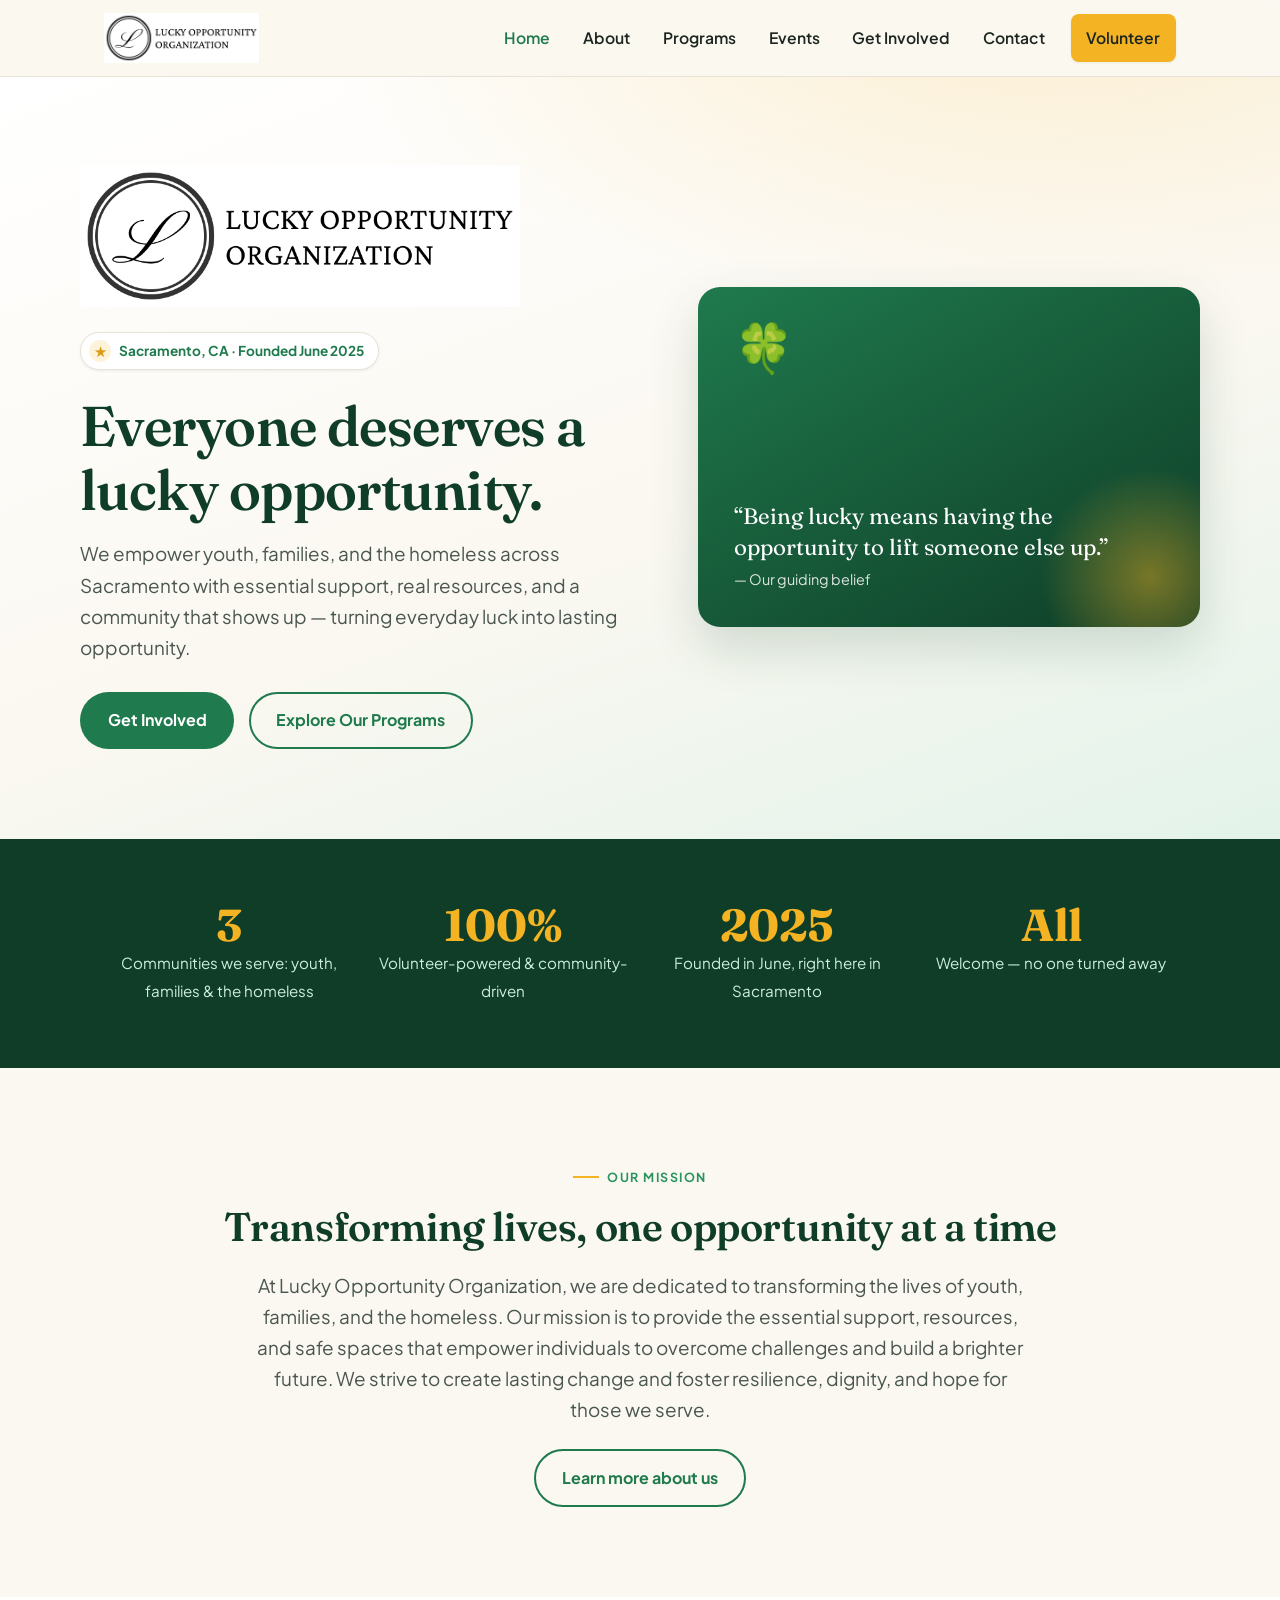
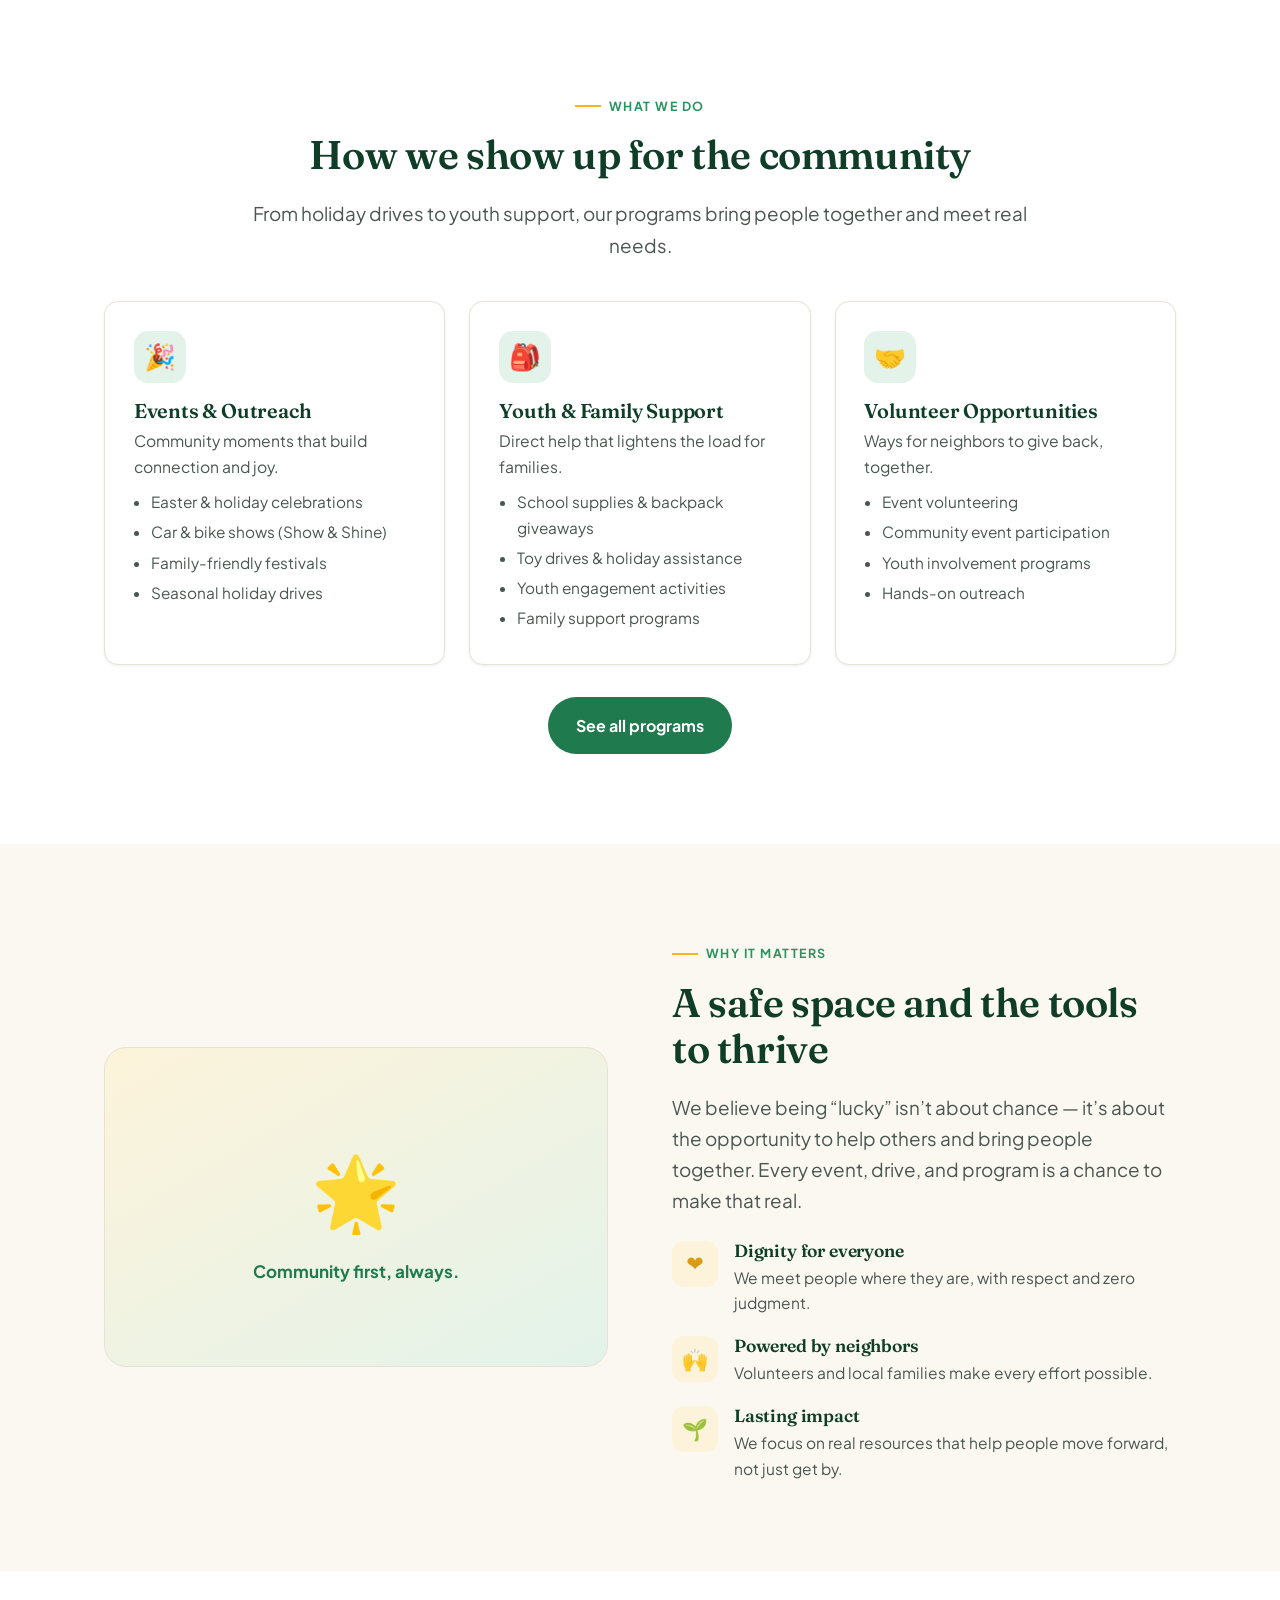
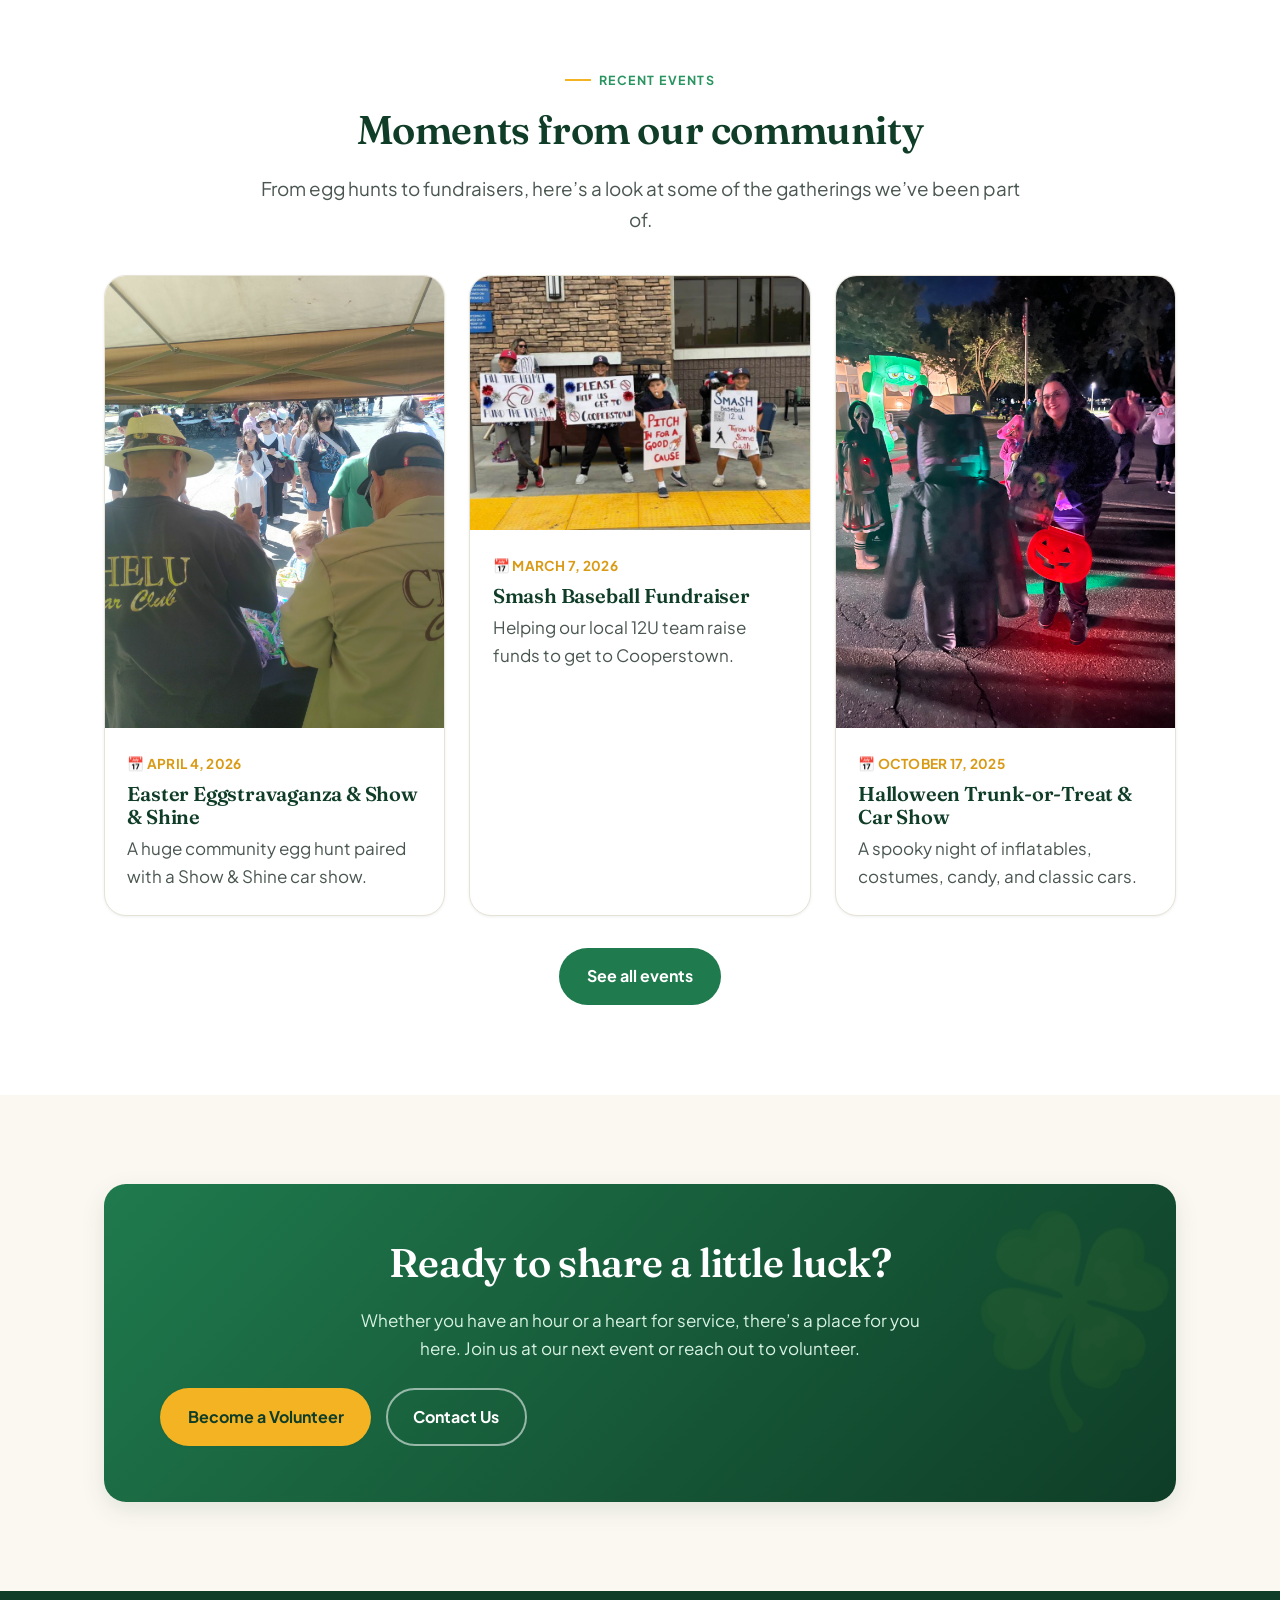
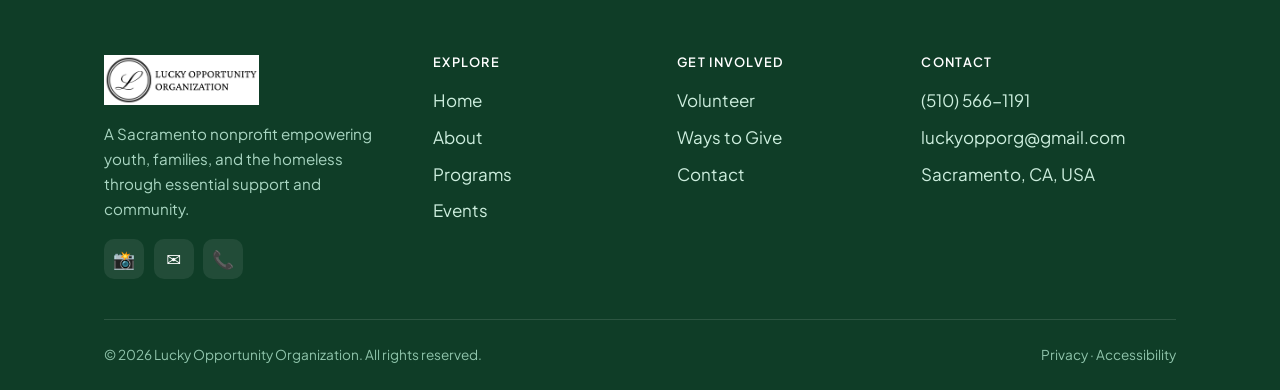
<file: index.html>
<!DOCTYPE html>
<html lang="en">
<head>
  <meta charset="UTF-8" />
  <meta name="viewport" content="width=device-width, initial-scale=1.0" />
  <title>Lucky Opportunity Organization | Empowering Youth, Families & the Homeless in Sacramento</title>
  <meta name="description" content="Lucky Opportunity Organization is a Sacramento nonprofit transforming lives by empowering youth, families, and the homeless through events, drives, and community outreach. Get involved today." />
  <link rel="canonical" href="https://www.luckyopportunityorganization.org/" />
  <meta name="theme-color" content="#0f3d27" />

  <!-- Open Graph -->
  <meta property="og:type" content="website" />
  <meta property="og:title" content="Lucky Opportunity Organization" />
  <meta property="og:description" content="Empowering youth, families, and the homeless across Sacramento through essential support and community." />
  <meta property="og:url" content="https://www.luckyopportunityorganization.org/" />

  <link rel="icon" href="data:image/svg+xml,%3Csvg xmlns='http://www.w3.org/2000/svg' viewBox='0 0 100 100'%3E%3Crect width='100' height='100' rx='22' fill='%231f7a4d'/%3E%3Ctext x='50' y='70' font-size='66' text-anchor='middle' fill='%23fbd97a' font-family='Georgia,serif' font-style='italic'%3EL%3C/text%3E%3C/svg%3E" />

  <link rel="preconnect" href="https://fonts.googleapis.com" />
  <link rel="preconnect" href="https://fonts.gstatic.com" crossorigin />
  <link href="https://fonts.googleapis.com/css2?family=Pinyon+Script&family=Fraunces:opsz,wght@9..144,500;9..144,600&family=Plus+Jakarta+Sans:wght@400;500;600;700;800&display=swap" rel="stylesheet" />
  <link rel="stylesheet" href="css/styles.css" />

  <script type="application/ld+json">
  {
    "@context": "https://schema.org",
    "@type": "NGO",
    "name": "Lucky Opportunity Organization",
    "url": "https://www.luckyopportunityorganization.org/",
    "email": "luckyopporg@gmail.com",
    "telephone": "+1-510-566-1191",
    "foundingDate": "2025-06",
    "description": "A Sacramento nonprofit dedicated to transforming lives by empowering youth, families, and the homeless through essential support and resources.",
    "address": { "@type": "PostalAddress", "addressLocality": "Sacramento", "addressRegion": "CA", "addressCountry": "US" },
    "sameAs": ["https://www.instagram.com/lucky_opportunity_organization"]
  }
  </script>
</head>
<body>
  <a class="skip-link" href="#main">Skip to content</a>

  <!-- HEADER -->
  <header class="site-header">
    <div class="wrap nav">
      <a class="brand" href="/" aria-label="Lucky Opportunity Organization home">
        <img class="brand-logo" src="assets/logo.png" alt="Lucky Opportunity Organization" width="695" height="224" />
      </a>
      <button class="nav-toggle" aria-label="Toggle menu" aria-expanded="false" aria-controls="nav-links">
        <span></span>
      </button>
      <ul class="nav-links" id="nav-links">
        <li><a href="/">Home</a></li>
        <li><a href="about.html">About</a></li>
        <li><a href="programs.html">Programs</a></li>
        <li><a href="events.html">Events</a></li>
        <li><a href="get-involved.html">Get Involved</a></li>
        <li><a href="contact.html">Contact</a></li>
        <li class="nav-cta"><a class="btn btn--primary" href="get-involved.html">Volunteer</a></li>
      </ul>
    </div>
  </header>

  <main id="main">
    <!-- HERO -->
    <section class="hero">
      <div class="wrap hero-grid">
        <div>
          <img class="hero-logo" src="assets/logo.png" width="695" height="224" alt="Lucky Opportunity Organization logo" />
          <span class="hero-badge"><i>★</i> Sacramento, CA · Founded June 2025</span>
          <h1>Everyone deserves a lucky opportunity.</h1>
          <p class="lead">We empower youth, families, and the homeless across Sacramento with essential support, real resources, and a community that shows up &mdash; turning everyday luck into lasting opportunity.</p>
          <div class="btn-row">
            <a class="btn btn--green" href="get-involved.html">Get Involved</a>
            <a class="btn btn--outline" href="programs.html">Explore Our Programs</a>
          </div>
        </div>
        <aside class="hero-art" aria-hidden="true">
          <span class="clover">🍀</span>
          <blockquote>
            &ldquo;Being lucky means having the opportunity to lift someone else up.&rdquo;
            <br /><cite>— Our guiding belief</cite>
          </blockquote>
        </aside>
      </div>
    </section>

    <!-- STATS -->
    <section class="section--tight section--green">
      <div class="wrap">
        <div class="stats">
          <div class="stat"><b>3</b><span>Communities we serve: youth, families &amp; the homeless</span></div>
          <div class="stat"><b>100%</b><span>Volunteer-powered &amp; community-driven</span></div>
          <div class="stat"><b>2025</b><span>Founded in June, right here in Sacramento</span></div>
          <div class="stat"><b>All</b><span>Welcome &mdash; no one turned away</span></div>
        </div>
      </div>
    </section>

    <!-- MISSION / INTRO -->
    <section class="section section--cream">
      <div class="wrap center">
        <span class="eyebrow">Our Mission</span>
        <h2>Transforming lives, one opportunity at a time</h2>
        <p class="lead">At Lucky Opportunity Organization, we are dedicated to transforming the lives of youth, families, and the homeless. Our mission is to provide the essential support, resources, and safe spaces that empower individuals to overcome challenges and build a brighter future. We strive to create lasting change and foster resilience, dignity, and hope for those we serve.</p>
        <div class="btn-row" style="margin-top:1.5rem;">
          <a class="btn btn--outline" href="about.html">Learn more about us</a>
        </div>
      </div>
    </section>

    <!-- PROGRAMS -->
    <section class="section section--paper">
      <div class="wrap">
        <div class="center">
          <span class="eyebrow">What We Do</span>
          <h2>How we show up for the community</h2>
          <p class="lead">From holiday drives to youth support, our programs bring people together and meet real needs.</p>
        </div>
        <div class="grid grid-3" style="margin-top:2.5rem;">
          <article class="card">
            <div class="ico" aria-hidden="true">🎉</div>
            <h3>Events &amp; Outreach</h3>
            <p>Community moments that build connection and joy.</p>
            <ul>
              <li>Easter &amp; holiday celebrations</li>
              <li>Car &amp; bike shows (Show &amp; Shine)</li>
              <li>Family-friendly festivals</li>
              <li>Seasonal holiday drives</li>
            </ul>
          </article>
          <article class="card">
            <div class="ico" aria-hidden="true">🎒</div>
            <h3>Youth &amp; Family Support</h3>
            <p>Direct help that lightens the load for families.</p>
            <ul>
              <li>School supplies &amp; backpack giveaways</li>
              <li>Toy drives &amp; holiday assistance</li>
              <li>Youth engagement activities</li>
              <li>Family support programs</li>
            </ul>
          </article>
          <article class="card">
            <div class="ico" aria-hidden="true">🤝</div>
            <h3>Volunteer Opportunities</h3>
            <p>Ways for neighbors to give back, together.</p>
            <ul>
              <li>Event volunteering</li>
              <li>Community event participation</li>
              <li>Youth involvement programs</li>
              <li>Hands-on outreach</li>
            </ul>
          </article>
        </div>
        <div class="center" style="margin-top:2rem;">
          <a class="btn btn--green" href="programs.html">See all programs</a>
        </div>
      </div>
    </section>

    <!-- VALUES / WHY -->
    <section class="section section--cream">
      <div class="wrap split">
        <div class="split-media" aria-hidden="true">
          <div>
            <div class="emoji">🌟</div>
            <p style="margin:.5rem 0 0;font-weight:700;">Community first, always.</p>
          </div>
        </div>
        <div>
          <span class="eyebrow">Why It Matters</span>
          <h2>A safe space and the tools to thrive</h2>
          <p class="lead" style="margin-bottom:1.5rem;">We believe being &ldquo;lucky&rdquo; isn&rsquo;t about chance &mdash; it&rsquo;s about the opportunity to help others and bring people together. Every event, drive, and program is a chance to make that real.</p>
          <div class="grid" style="gap:1.25rem;">
            <div class="feature">
              <div class="ico" aria-hidden="true">❤️</div>
              <div><h3>Dignity for everyone</h3><p>We meet people where they are, with respect and zero judgment.</p></div>
            </div>
            <div class="feature">
              <div class="ico" aria-hidden="true">🙌</div>
              <div><h3>Powered by neighbors</h3><p>Volunteers and local families make every effort possible.</p></div>
            </div>
            <div class="feature">
              <div class="ico" aria-hidden="true">🌱</div>
              <div><h3>Lasting impact</h3><p>We focus on real resources that help people move forward, not just get by.</p></div>
            </div>
          </div>
        </div>
      </div>
    </section>

    <!-- RECENT EVENTS -->
    <section class="section section--paper">
      <div class="wrap">
        <div class="center">
          <span class="eyebrow">Recent Events</span>
          <h2>Moments from our community</h2>
          <p class="lead">From egg hunts to fundraisers, here&rsquo;s a look at some of the gatherings we&rsquo;ve been part of.</p>
        </div>
        <div class="grid grid-3" style="margin-top:2.5rem;">
          <a class="event-link-card" href="events.html">
            <div class="event-link-card__media"><img src="assets/easter-1.jpg" alt="Families at the Easter egg hunt" loading="lazy" decoding="async" /></div>
            <div class="event-link-card__body">
              <span class="event-date">📅 April 4, 2026</span>
              <h3>Easter Eggstravaganza &amp; Show &amp; Shine</h3>
              <p>A huge community egg hunt paired with a Show &amp; Shine car show.</p>
            </div>
          </a>
          <a class="event-link-card" href="events.html">
            <div class="event-link-card__media"><img src="assets/smash-baseball.jpg" alt="The Smash 12U baseball team" loading="lazy" decoding="async" /></div>
            <div class="event-link-card__body">
              <span class="event-date">📅 March 7, 2026</span>
              <h3>Smash Baseball Fundraiser</h3>
              <p>Helping our local 12U team raise funds to get to Cooperstown.</p>
            </div>
          </a>
          <a class="event-link-card" href="events.html">
            <div class="event-link-card__media"><img src="assets/halloween-1.jpg" alt="Halloween inflatables lit up at night" loading="lazy" decoding="async" /></div>
            <div class="event-link-card__body">
              <span class="event-date">📅 October 17, 2025</span>
              <h3>Halloween Trunk-or-Treat &amp; Car Show</h3>
              <p>A spooky night of inflatables, costumes, candy, and classic cars.</p>
            </div>
          </a>
        </div>
        <div class="center" style="margin-top:2rem;">
          <a class="btn btn--green" href="events.html">See all events</a>
        </div>
      </div>
    </section>

    <!-- CTA -->
    <section class="section section--cream">
      <div class="wrap">
        <div class="cta-band">
          <h2>Ready to share a little luck?</h2>
          <p>Whether you have an hour or a heart for service, there&rsquo;s a place for you here. Join us at our next event or reach out to volunteer.</p>
          <div class="btn-row center">
            <a class="btn btn--primary" href="get-involved.html">Become a Volunteer</a>
            <a class="btn btn--ghost" href="contact.html">Contact Us</a>
          </div>
        </div>
      </div>
    </section>
  </main>

  <!-- FOOTER -->
  <footer class="site-footer">
    <div class="wrap">
      <div class="footer-grid">
        <div class="footer-about">
          <a class="brand" href="/" aria-label="Lucky Opportunity Organization home">
            <img class="brand-logo" src="assets/logo.png" alt="Lucky Opportunity Organization" width="695" height="224" />
          </a>
          <p style="margin-top:1rem;">A Sacramento nonprofit empowering youth, families, and the homeless through essential support and community.</p>
          <div class="social">
            <a href="https://www.instagram.com/lucky_opportunity_organization" target="_blank" rel="noopener" aria-label="Instagram">📸</a>
            <a href="mailto:luckyopporg@gmail.com" aria-label="Email">✉️</a>
            <a href="tel:+15105661191" aria-label="Phone">📞</a>
          </div>
        </div>
        <div>
          <h4>Explore</h4>
          <ul>
            <li><a href="/">Home</a></li>
            <li><a href="about.html">About</a></li>
            <li><a href="programs.html">Programs</a></li>
            <li><a href="events.html">Events</a></li>
          </ul>
        </div>
        <div>
          <h4>Get Involved</h4>
          <ul>
            <li><a href="get-involved.html">Volunteer</a></li>
            <li><a href="get-involved.html#donate">Ways to Give</a></li>
            <li><a href="contact.html">Contact</a></li>
          </ul>
        </div>
        <div>
          <h4>Contact</h4>
          <ul>
            <li><a href="tel:+15105661191">(510) 566-1191</a></li>
            <li><a href="mailto:luckyopporg@gmail.com">luckyopporg@gmail.com</a></li>
            <li>Sacramento, CA, USA</li>
          </ul>
        </div>
      </div>
      <div class="footer-bottom">
        <span>&copy; <span data-year>2026</span> Lucky Opportunity Organization. All rights reserved.</span>
        <span>
          <a href="privacy.html">Privacy</a> ·
          <a href="accessibility.html">Accessibility</a>
        </span>
      </div>
    </div>
  </footer>

  <script src="js/main.js"></script>
</body>
</html>
</file>
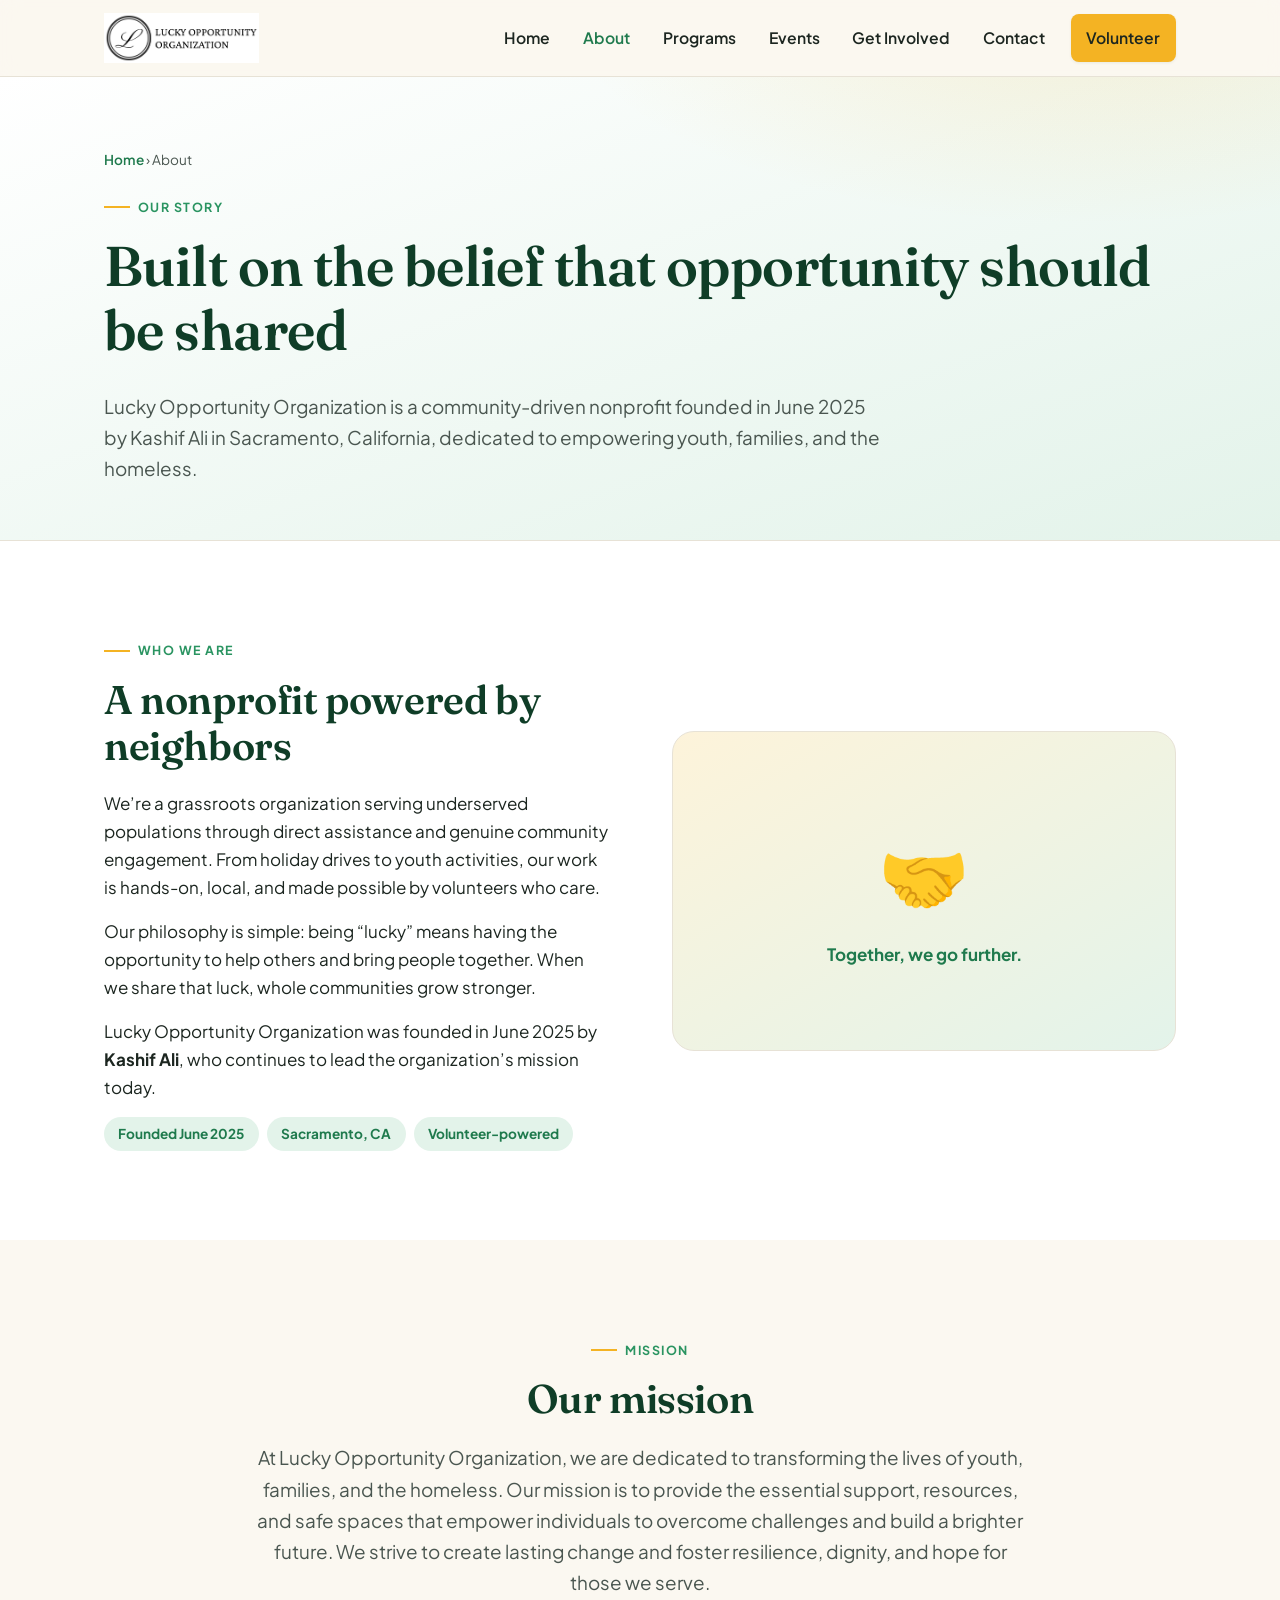
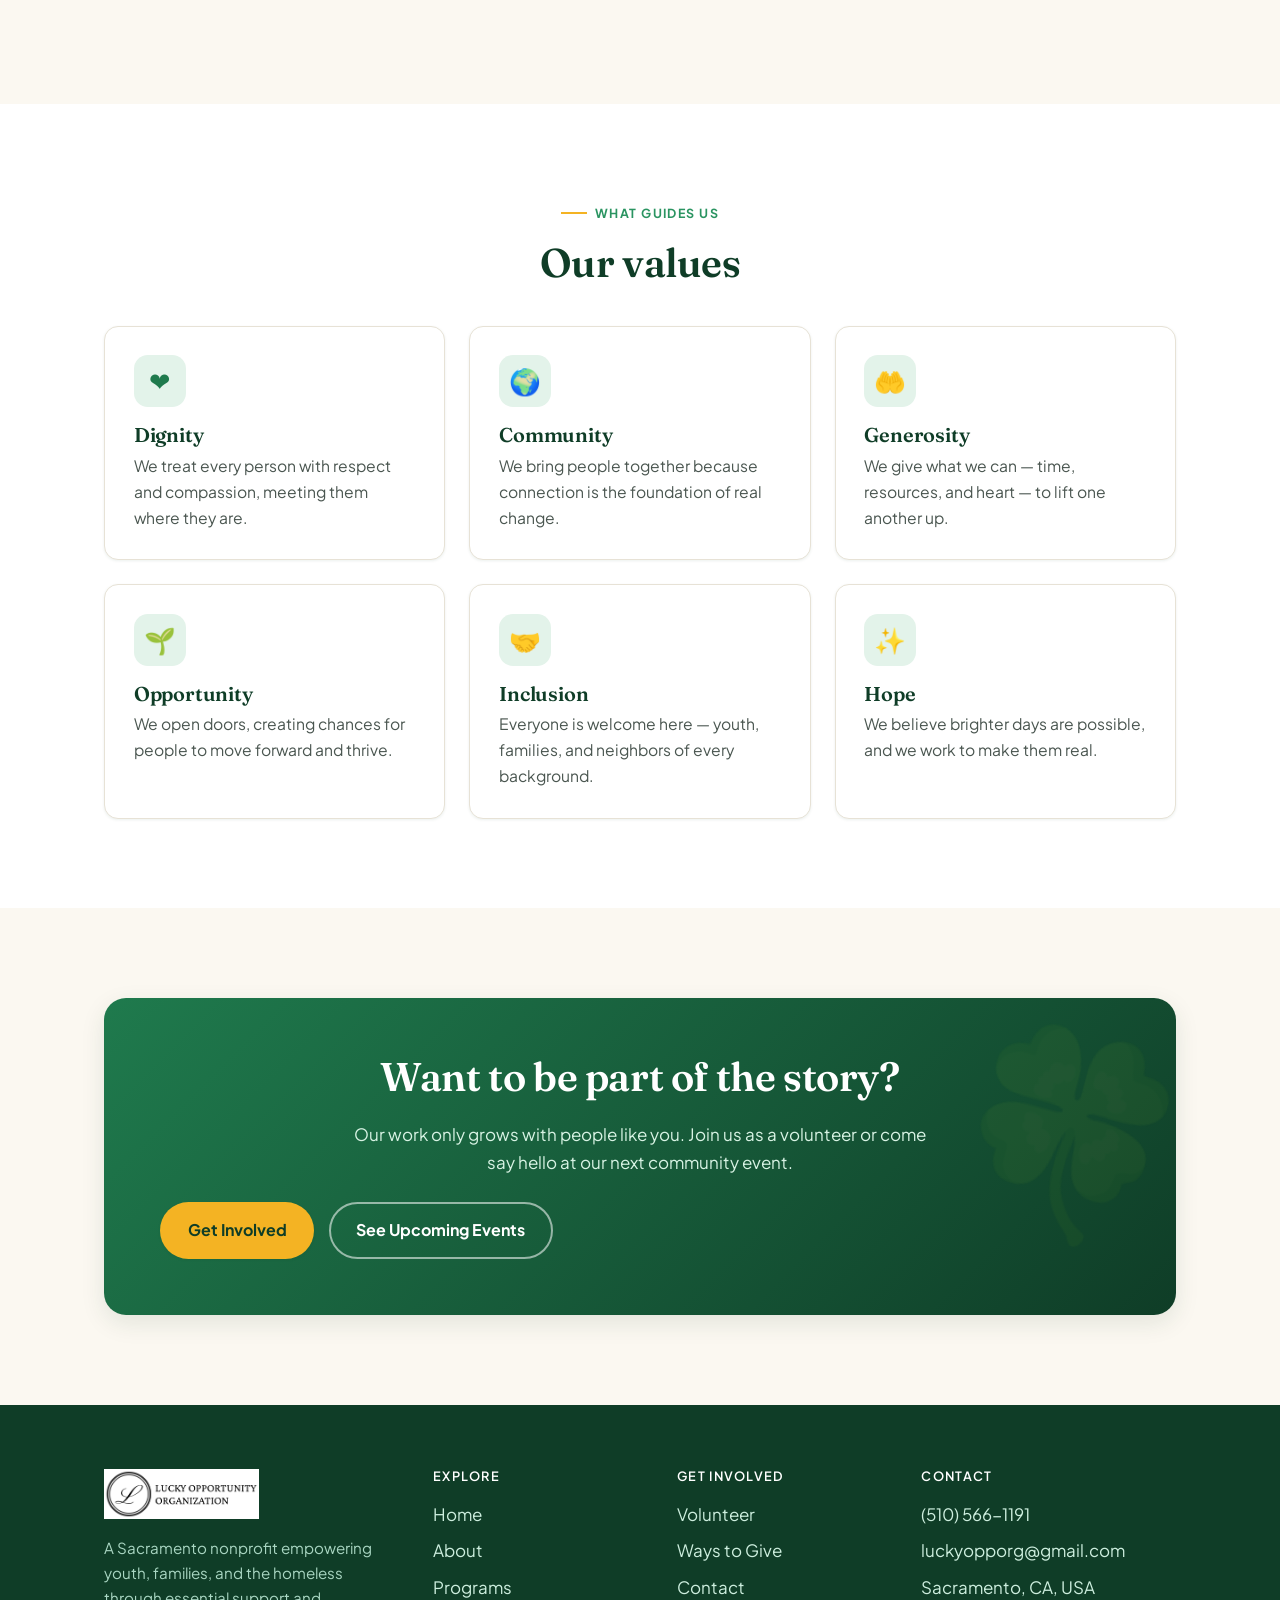
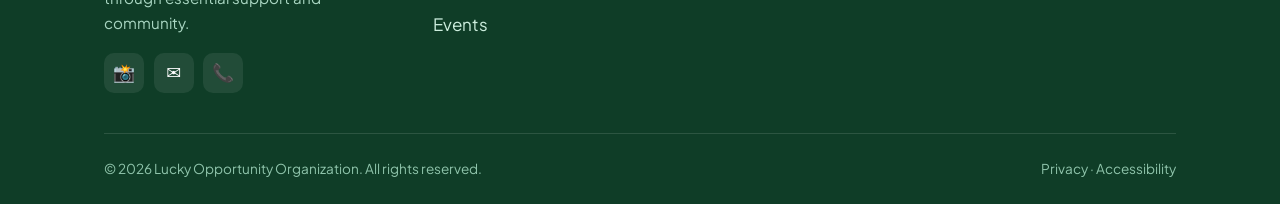
<file: about.html>
<!DOCTYPE html>
<html lang="en">
<head>
  <meta charset="UTF-8" />
  <meta name="viewport" content="width=device-width, initial-scale=1.0" />
  <title>About Us | Lucky Opportunity Organization</title>
  <meta name="description" content="Learn about Lucky Opportunity Organization — a community-driven Sacramento nonprofit founded in June 2025 by Kashif Ali to empower youth, families, and the homeless." />
  <link rel="canonical" href="https://www.luckyopportunityorganization.org/about.html" />
  <meta name="theme-color" content="#0f3d27" />
  <link rel="icon" href="data:image/svg+xml,%3Csvg xmlns='http://www.w3.org/2000/svg' viewBox='0 0 100 100'%3E%3Crect width='100' height='100' rx='22' fill='%231f7a4d'/%3E%3Ctext x='50' y='70' font-size='66' text-anchor='middle' fill='%23fbd97a' font-family='Georgia,serif' font-style='italic'%3EL%3C/text%3E%3C/svg%3E" />
  <link rel="preconnect" href="https://fonts.googleapis.com" />
  <link rel="preconnect" href="https://fonts.gstatic.com" crossorigin />
  <link href="https://fonts.googleapis.com/css2?family=Pinyon+Script&family=Fraunces:opsz,wght@9..144,500;9..144,600&family=Plus+Jakarta+Sans:wght@400;500;600;700;800&display=swap" rel="stylesheet" />
  <link rel="stylesheet" href="css/styles.css" />
</head>
<body>
  <a class="skip-link" href="#main">Skip to content</a>

  <header class="site-header">
    <div class="wrap nav">
      <a class="brand" href="/" aria-label="Lucky Opportunity Organization home">
        <img class="brand-logo" src="assets/logo.png" alt="Lucky Opportunity Organization" width="695" height="224" />
      </a>
      <button class="nav-toggle" aria-label="Toggle menu" aria-expanded="false" aria-controls="nav-links"><span></span></button>
      <ul class="nav-links" id="nav-links">
        <li><a href="/">Home</a></li>
        <li><a href="about.html">About</a></li>
        <li><a href="programs.html">Programs</a></li>
        <li><a href="events.html">Events</a></li>
        <li><a href="get-involved.html">Get Involved</a></li>
        <li><a href="contact.html">Contact</a></li>
        <li class="nav-cta"><a class="btn btn--primary" href="get-involved.html">Volunteer</a></li>
      </ul>
    </div>
  </header>

  <main id="main">
    <section class="page-hero">
      <div class="wrap">
        <nav class="crumbs" aria-label="Breadcrumb"><a href="/">Home</a> &rsaquo; About</nav>
        <span class="eyebrow">Our Story</span>
        <h1>Built on the belief that opportunity should be shared</h1>
        <p class="lead">Lucky Opportunity Organization is a community-driven nonprofit founded in June 2025 by Kashif Ali in Sacramento, California, dedicated to empowering youth, families, and the homeless.</p>
      </div>
    </section>

    <section class="section section--paper">
      <div class="wrap split">
        <div>
          <span class="eyebrow">Who We Are</span>
          <h2>A nonprofit powered by neighbors</h2>
          <p>We&rsquo;re a grassroots organization serving underserved populations through direct assistance and genuine community engagement. From holiday drives to youth activities, our work is hands-on, local, and made possible by volunteers who care.</p>
          <p>Our philosophy is simple: being &ldquo;lucky&rdquo; means having the opportunity to help others and bring people together. When we share that luck, whole communities grow stronger.</p>
          <p>Lucky Opportunity Organization was founded in June 2025 by <strong>Kashif Ali</strong>, who continues to lead the organization&rsquo;s mission today.</p>
          <div class="tag-row">
            <span class="tag">Founded June 2025</span>
            <span class="tag">Sacramento, CA</span>
            <span class="tag">Volunteer-powered</span>
          </div>
        </div>
        <div class="split-media" aria-hidden="true">
          <div><div class="emoji">🤝</div><p style="margin:.5rem 0 0;font-weight:700;">Together, we go further.</p></div>
        </div>
      </div>
    </section>

    <section class="section section--cream">
      <div class="wrap center">
        <span class="eyebrow">Mission</span>
        <h2>Our mission</h2>
        <p class="lead">At Lucky Opportunity Organization, we are dedicated to transforming the lives of youth, families, and the homeless. Our mission is to provide the essential support, resources, and safe spaces that empower individuals to overcome challenges and build a brighter future. We strive to create lasting change and foster resilience, dignity, and hope for those we serve.</p>
      </div>
    </section>

    <section class="section section--paper">
      <div class="wrap">
        <div class="center">
          <span class="eyebrow">What Guides Us</span>
          <h2>Our values</h2>
        </div>
        <div class="grid grid-3" style="margin-top:2.5rem;">
          <article class="card">
            <div class="ico" aria-hidden="true">❤️</div>
            <h3>Dignity</h3>
            <p>We treat every person with respect and compassion, meeting them where they are.</p>
          </article>
          <article class="card">
            <div class="ico" aria-hidden="true">🌍</div>
            <h3>Community</h3>
            <p>We bring people together because connection is the foundation of real change.</p>
          </article>
          <article class="card">
            <div class="ico" aria-hidden="true">🤲</div>
            <h3>Generosity</h3>
            <p>We give what we can &mdash; time, resources, and heart &mdash; to lift one another up.</p>
          </article>
          <article class="card">
            <div class="ico" aria-hidden="true">🌱</div>
            <h3>Opportunity</h3>
            <p>We open doors, creating chances for people to move forward and thrive.</p>
          </article>
          <article class="card">
            <div class="ico" aria-hidden="true">🤝</div>
            <h3>Inclusion</h3>
            <p>Everyone is welcome here &mdash; youth, families, and neighbors of every background.</p>
          </article>
          <article class="card">
            <div class="ico" aria-hidden="true">✨</div>
            <h3>Hope</h3>
            <p>We believe brighter days are possible, and we work to make them real.</p>
          </article>
        </div>
      </div>
    </section>

    <section class="section section--cream">
      <div class="wrap">
        <div class="cta-band">
          <h2>Want to be part of the story?</h2>
          <p>Our work only grows with people like you. Join us as a volunteer or come say hello at our next community event.</p>
          <div class="btn-row center">
            <a class="btn btn--primary" href="get-involved.html">Get Involved</a>
            <a class="btn btn--ghost" href="events.html">See Upcoming Events</a>
          </div>
        </div>
      </div>
    </section>
  </main>

  <footer class="site-footer">
    <div class="wrap">
      <div class="footer-grid">
        <div class="footer-about">
          <a class="brand" href="/" aria-label="Lucky Opportunity Organization home">
            <img class="brand-logo" src="assets/logo.png" alt="Lucky Opportunity Organization" width="695" height="224" />
          </a>
          <p style="margin-top:1rem;">A Sacramento nonprofit empowering youth, families, and the homeless through essential support and community.</p>
          <div class="social">
            <a href="https://www.instagram.com/lucky_opportunity_organization" target="_blank" rel="noopener" aria-label="Instagram">📸</a>
            <a href="mailto:luckyopporg@gmail.com" aria-label="Email">✉️</a>
            <a href="tel:+15105661191" aria-label="Phone">📞</a>
          </div>
        </div>
        <div>
          <h4>Explore</h4>
          <ul>
            <li><a href="/">Home</a></li>
            <li><a href="about.html">About</a></li>
            <li><a href="programs.html">Programs</a></li>
            <li><a href="events.html">Events</a></li>
          </ul>
        </div>
        <div>
          <h4>Get Involved</h4>
          <ul>
            <li><a href="get-involved.html">Volunteer</a></li>
            <li><a href="get-involved.html#donate">Ways to Give</a></li>
            <li><a href="contact.html">Contact</a></li>
          </ul>
        </div>
        <div>
          <h4>Contact</h4>
          <ul>
            <li><a href="tel:+15105661191">(510) 566-1191</a></li>
            <li><a href="mailto:luckyopporg@gmail.com">luckyopporg@gmail.com</a></li>
            <li>Sacramento, CA, USA</li>
          </ul>
        </div>
      </div>
      <div class="footer-bottom">
        <span>&copy; <span data-year>2026</span> Lucky Opportunity Organization. All rights reserved.</span>
        <span><a href="privacy.html">Privacy</a> · <a href="accessibility.html">Accessibility</a></span>
      </div>
    </div>
  </footer>

  <script src="js/main.js"></script>
</body>
</html>
</file>
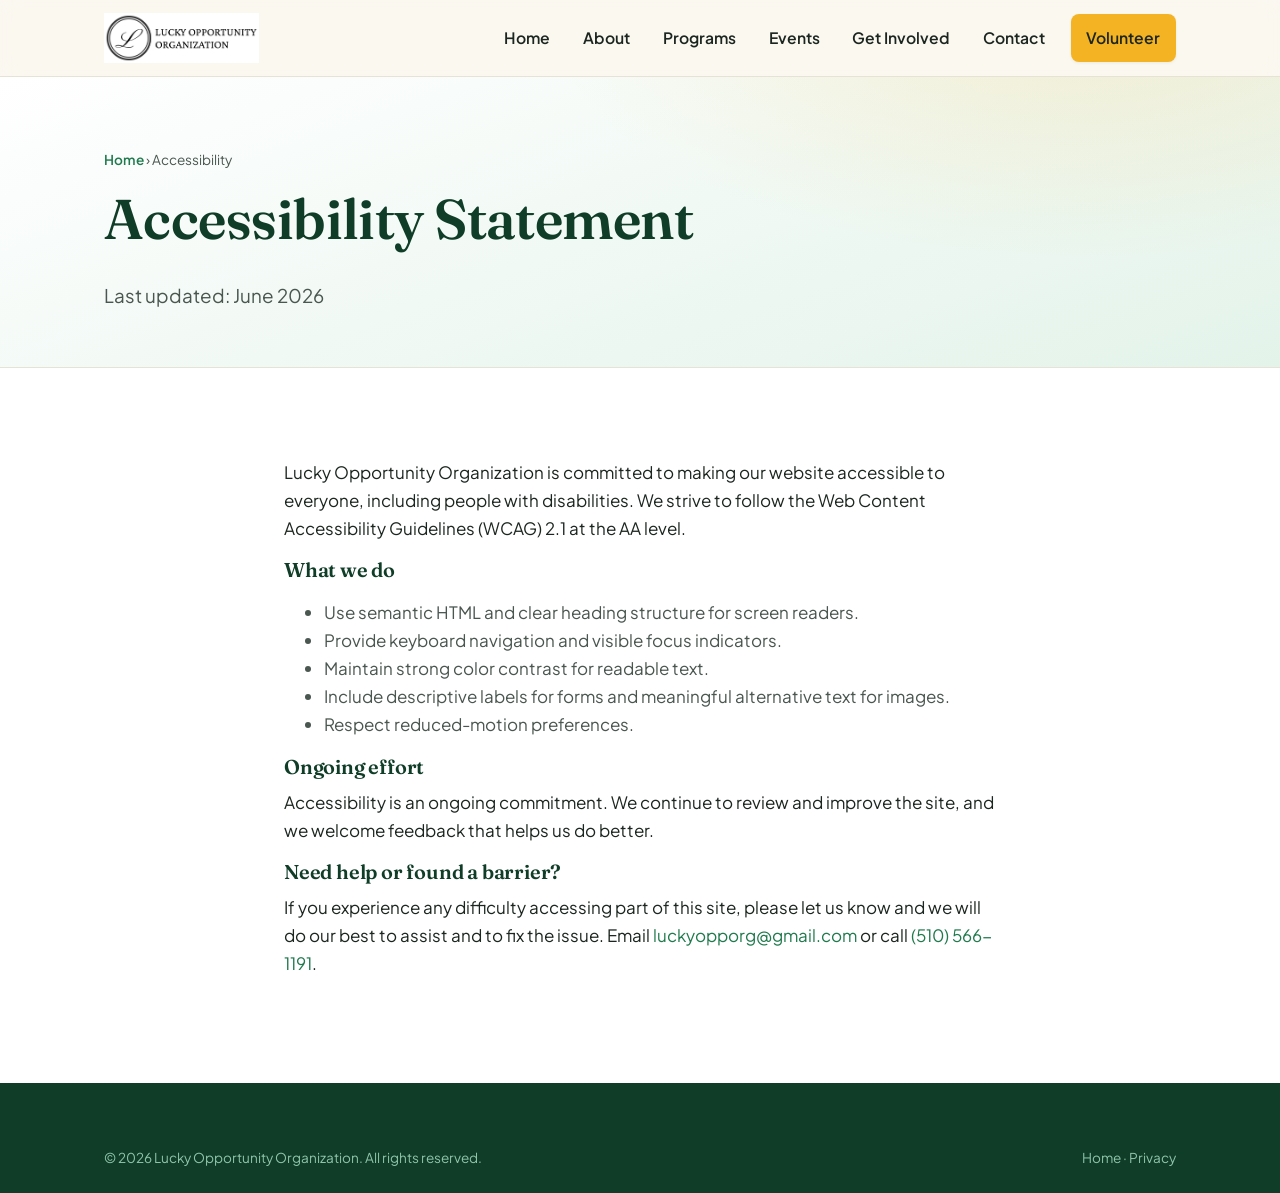
<file: accessibility.html>
<!DOCTYPE html>
<html lang="en">
<head>
  <meta charset="UTF-8" />
  <meta name="viewport" content="width=device-width, initial-scale=1.0" />
  <title>Accessibility Statement | Lucky Opportunity Organization</title>
  <meta name="description" content="Accessibility Statement for Lucky Opportunity Organization." />
  <link rel="canonical" href="https://www.luckyopportunityorganization.org/accessibility.html" />
  <meta name="theme-color" content="#0f3d27" />
  <link rel="icon" href="data:image/svg+xml,%3Csvg xmlns='http://www.w3.org/2000/svg' viewBox='0 0 100 100'%3E%3Crect width='100' height='100' rx='22' fill='%231f7a4d'/%3E%3Ctext x='50' y='70' font-size='66' text-anchor='middle' fill='%23fbd97a' font-family='Georgia,serif' font-style='italic'%3EL%3C/text%3E%3C/svg%3E" />
  <link rel="preconnect" href="https://fonts.googleapis.com" />
  <link rel="preconnect" href="https://fonts.gstatic.com" crossorigin />
  <link href="https://fonts.googleapis.com/css2?family=Pinyon+Script&family=Fraunces:opsz,wght@9..144,500;9..144,600&family=Plus+Jakarta+Sans:wght@400;500;600;700;800&display=swap" rel="stylesheet" />
  <link rel="stylesheet" href="css/styles.css" />
</head>
<body>
  <a class="skip-link" href="#main">Skip to content</a>

  <header class="site-header">
    <div class="wrap nav">
      <a class="brand" href="/" aria-label="Lucky Opportunity Organization home">
        <img class="brand-logo" src="assets/logo.png" alt="Lucky Opportunity Organization" width="695" height="224" />
      </a>
      <button class="nav-toggle" aria-label="Toggle menu" aria-expanded="false" aria-controls="nav-links"><span></span></button>
      <ul class="nav-links" id="nav-links">
        <li><a href="/">Home</a></li>
        <li><a href="about.html">About</a></li>
        <li><a href="programs.html">Programs</a></li>
        <li><a href="events.html">Events</a></li>
        <li><a href="get-involved.html">Get Involved</a></li>
        <li><a href="contact.html">Contact</a></li>
        <li class="nav-cta"><a class="btn btn--primary" href="get-involved.html">Volunteer</a></li>
      </ul>
    </div>
  </header>

  <main id="main">
    <section class="page-hero">
      <div class="wrap">
        <nav class="crumbs" aria-label="Breadcrumb"><a href="/">Home</a> &rsaquo; Accessibility</nav>
        <h1>Accessibility Statement</h1>
        <p class="lead">Last updated: June 2026</p>
      </div>
    </section>

    <section class="section section--paper">
      <div class="wrap" style="max-width:760px;">
        <p>Lucky Opportunity Organization is committed to making our website accessible to everyone, including people with disabilities. We strive to follow the Web Content Accessibility Guidelines (WCAG) 2.1 at the AA level.</p>

        <h3>What we do</h3>
        <ul style="color:var(--ink-soft);">
          <li>Use semantic HTML and clear heading structure for screen readers.</li>
          <li>Provide keyboard navigation and visible focus indicators.</li>
          <li>Maintain strong color contrast for readable text.</li>
          <li>Include descriptive labels for forms and meaningful alternative text for images.</li>
          <li>Respect reduced-motion preferences.</li>
        </ul>

        <h3>Ongoing effort</h3>
        <p>Accessibility is an ongoing commitment. We continue to review and improve the site, and we welcome feedback that helps us do better.</p>

        <h3>Need help or found a barrier?</h3>
        <p>If you experience any difficulty accessing part of this site, please let us know and we will do our best to assist and to fix the issue. Email <a href="mailto:luckyopporg@gmail.com">luckyopporg@gmail.com</a> or call <a href="tel:+15105661191">(510) 566-1191</a>.</p>
      </div>
    </section>
  </main>

  <footer class="site-footer">
    <div class="wrap">
      <div class="footer-bottom" style="border:0;padding-top:0;">
        <span>&copy; <span data-year>2026</span> Lucky Opportunity Organization. All rights reserved.</span>
        <span><a href="/">Home</a> · <a href="privacy.html">Privacy</a></span>
      </div>
    </div>
  </footer>

  <script src="js/main.js"></script>
</body>
</html>
</file>
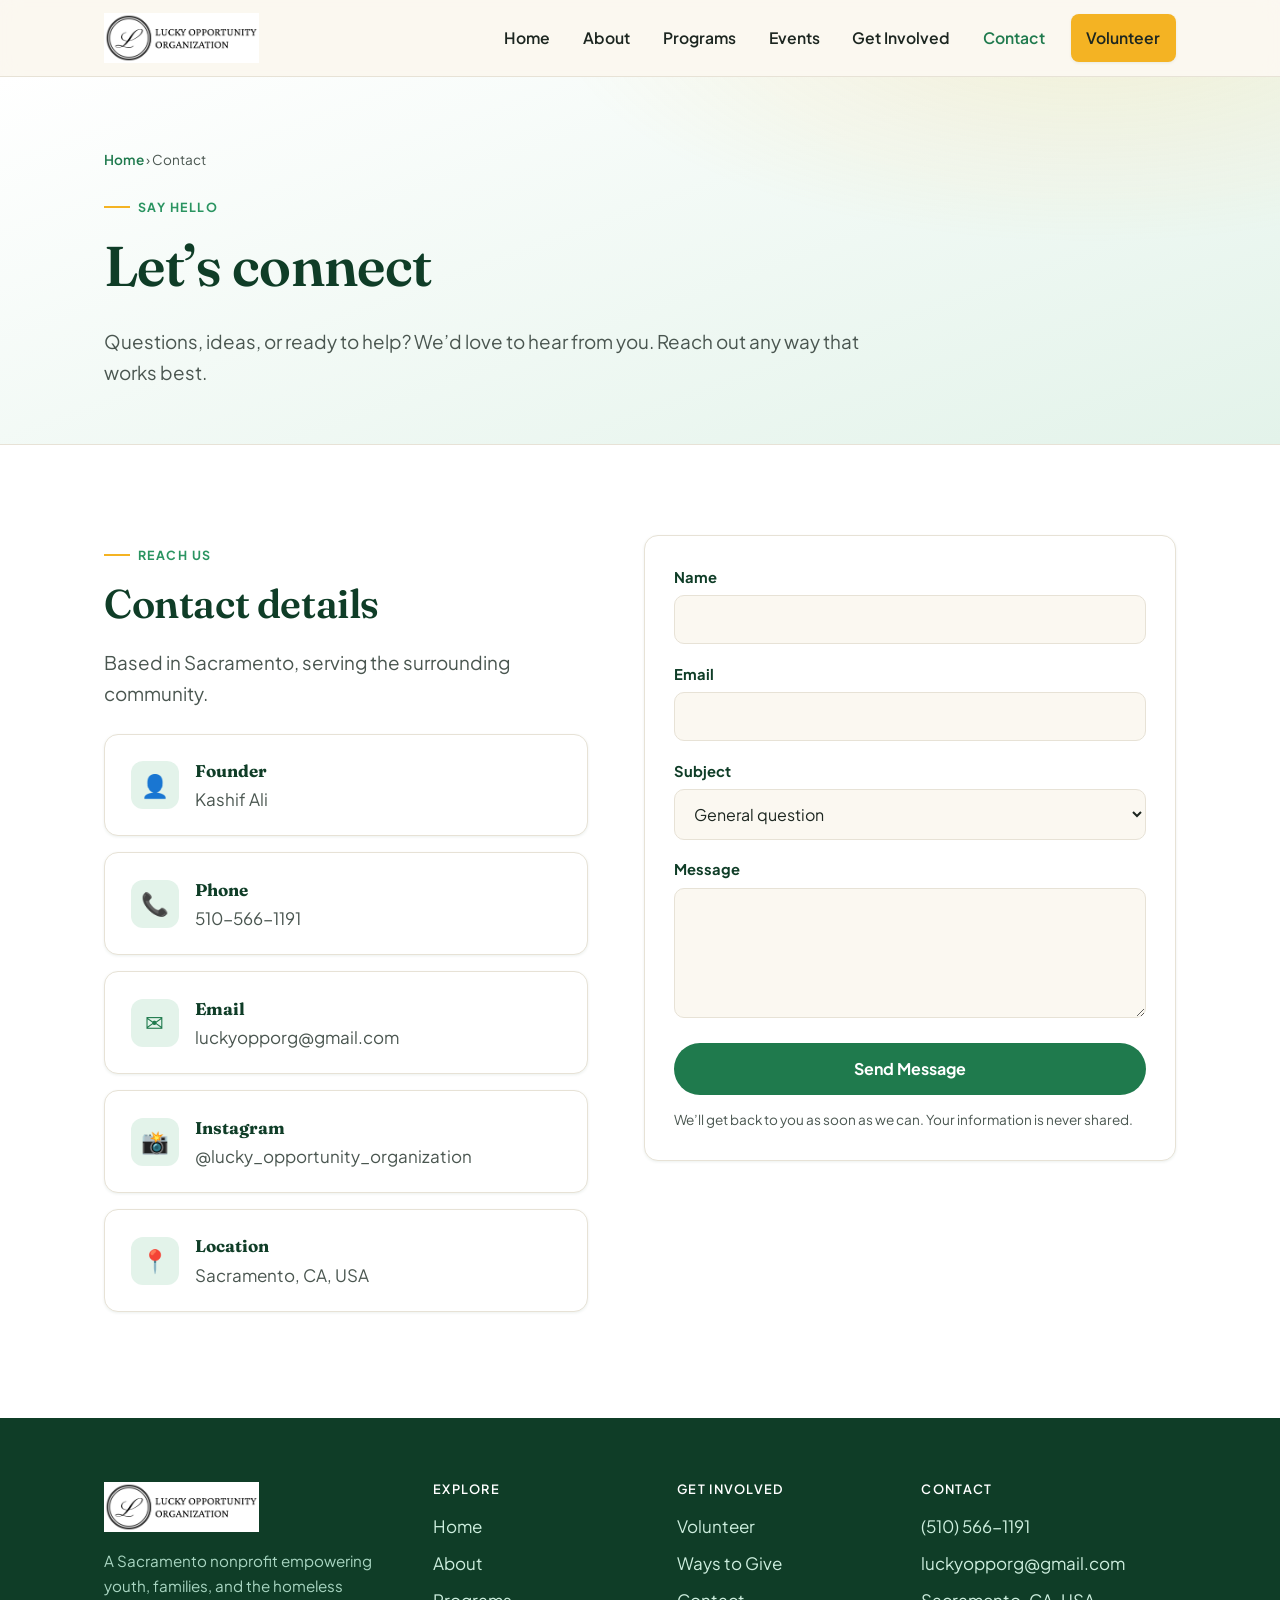
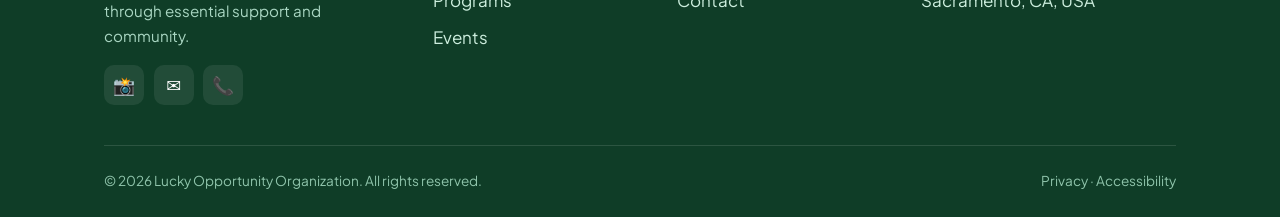
<file: contact.html>
<!DOCTYPE html>
<html lang="en">
<head>
  <meta charset="UTF-8" />
  <meta name="viewport" content="width=device-width, initial-scale=1.0" />
  <title>Contact | Lucky Opportunity Organization</title>
  <meta name="description" content="Get in touch with Lucky Opportunity Organization in Sacramento, CA. Call (510) 566-1191, email luckyopporg@gmail.com, or send us a message." />
  <link rel="canonical" href="https://www.luckyopportunityorganization.org/contact.html" />
  <meta name="theme-color" content="#0f3d27" />
  <link rel="icon" href="data:image/svg+xml,%3Csvg xmlns='http://www.w3.org/2000/svg' viewBox='0 0 100 100'%3E%3Crect width='100' height='100' rx='22' fill='%231f7a4d'/%3E%3Ctext x='50' y='70' font-size='66' text-anchor='middle' fill='%23fbd97a' font-family='Georgia,serif' font-style='italic'%3EL%3C/text%3E%3C/svg%3E" />
  <link rel="preconnect" href="https://fonts.googleapis.com" />
  <link rel="preconnect" href="https://fonts.gstatic.com" crossorigin />
  <link href="https://fonts.googleapis.com/css2?family=Pinyon+Script&family=Fraunces:opsz,wght@9..144,500;9..144,600&family=Plus+Jakarta+Sans:wght@400;500;600;700;800&display=swap" rel="stylesheet" />
  <link rel="stylesheet" href="css/styles.css" />
</head>
<body>
  <a class="skip-link" href="#main">Skip to content</a>

  <header class="site-header">
    <div class="wrap nav">
      <a class="brand" href="/" aria-label="Lucky Opportunity Organization home">
        <img class="brand-logo" src="assets/logo.png" alt="Lucky Opportunity Organization" width="695" height="224" />
      </a>
      <button class="nav-toggle" aria-label="Toggle menu" aria-expanded="false" aria-controls="nav-links"><span></span></button>
      <ul class="nav-links" id="nav-links">
        <li><a href="/">Home</a></li>
        <li><a href="about.html">About</a></li>
        <li><a href="programs.html">Programs</a></li>
        <li><a href="events.html">Events</a></li>
        <li><a href="get-involved.html">Get Involved</a></li>
        <li><a href="contact.html">Contact</a></li>
        <li class="nav-cta"><a class="btn btn--primary" href="get-involved.html">Volunteer</a></li>
      </ul>
    </div>
  </header>

  <main id="main">
    <section class="page-hero">
      <div class="wrap">
        <nav class="crumbs" aria-label="Breadcrumb"><a href="/">Home</a> &rsaquo; Contact</nav>
        <span class="eyebrow">Say Hello</span>
        <h1>Let&rsquo;s connect</h1>
        <p class="lead">Questions, ideas, or ready to help? We&rsquo;d love to hear from you. Reach out any way that works best.</p>
      </div>
    </section>

    <section class="section section--paper">
      <div class="wrap contact-grid">
        <div>
          <span class="eyebrow">Reach Us</span>
          <h2>Contact details</h2>
          <p class="lead" style="margin-bottom:1.5rem;">Based in Sacramento, serving the surrounding community.</p>

          <div class="contact-card">
            <div class="ico" aria-hidden="true">👤</div>
            <div><b>Founder</b><span>Kashif Ali</span></div>
          </div>
          <div class="contact-card">
            <div class="ico" aria-hidden="true">📞</div>
            <div><b>Phone</b><a href="tel:+15105661191">510-566-1191</a></div>
          </div>
          <div class="contact-card">
            <div class="ico" aria-hidden="true">✉️</div>
            <div><b>Email</b><a href="mailto:luckyopporg@gmail.com">luckyopporg@gmail.com</a></div>
          </div>
          <div class="contact-card">
            <div class="ico" aria-hidden="true">📸</div>
            <div><b>Instagram</b><a href="https://www.instagram.com/lucky_opportunity_organization" target="_blank" rel="noopener">@lucky_opportunity_organization</a></div>
          </div>
          <div class="contact-card">
            <div class="ico" aria-hidden="true">📍</div>
            <div><b>Location</b><span>Sacramento, CA, USA</span></div>
          </div>
        </div>

        <form class="form" name="contact" method="POST" data-netlify="true" netlify-honeypot="bot-field" action="/thank-you.html">
          <input type="hidden" name="form-name" value="contact" />
          <p class="hp"><label>Don&rsquo;t fill this out: <input name="bot-field" /></label></p>

          <div class="field">
            <label for="c-name">Name</label>
            <input id="c-name" name="name" type="text" autocomplete="name" required />
          </div>
          <div class="field">
            <label for="c-email">Email</label>
            <input id="c-email" name="email" type="email" autocomplete="email" required />
          </div>
          <div class="field">
            <label for="c-subject">Subject</label>
            <select id="c-subject" name="subject">
              <option>General question</option>
              <option>Volunteering</option>
              <option>Donating goods</option>
              <option>Partnership / sponsorship</option>
              <option>Events</option>
              <option>Something else</option>
            </select>
          </div>
          <div class="field">
            <label for="c-msg">Message</label>
            <textarea id="c-msg" name="message" required></textarea>
          </div>
          <button class="btn btn--green" type="submit">Send Message</button>
          <p class="form-note">We&rsquo;ll get back to you as soon as we can. Your information is never shared.</p>
        </form>
      </div>
    </section>
  </main>

  <footer class="site-footer">
    <div class="wrap">
      <div class="footer-grid">
        <div class="footer-about">
          <a class="brand" href="/" aria-label="Lucky Opportunity Organization home">
            <img class="brand-logo" src="assets/logo.png" alt="Lucky Opportunity Organization" width="695" height="224" />
          </a>
          <p style="margin-top:1rem;">A Sacramento nonprofit empowering youth, families, and the homeless through essential support and community.</p>
          <div class="social">
            <a href="https://www.instagram.com/lucky_opportunity_organization" target="_blank" rel="noopener" aria-label="Instagram">📸</a>
            <a href="mailto:luckyopporg@gmail.com" aria-label="Email">✉️</a>
            <a href="tel:+15105661191" aria-label="Phone">📞</a>
          </div>
        </div>
        <div>
          <h4>Explore</h4>
          <ul>
            <li><a href="/">Home</a></li>
            <li><a href="about.html">About</a></li>
            <li><a href="programs.html">Programs</a></li>
            <li><a href="events.html">Events</a></li>
          </ul>
        </div>
        <div>
          <h4>Get Involved</h4>
          <ul>
            <li><a href="get-involved.html">Volunteer</a></li>
            <li><a href="get-involved.html#donate">Ways to Give</a></li>
            <li><a href="contact.html">Contact</a></li>
          </ul>
        </div>
        <div>
          <h4>Contact</h4>
          <ul>
            <li><a href="tel:+15105661191">(510) 566-1191</a></li>
            <li><a href="mailto:luckyopporg@gmail.com">luckyopporg@gmail.com</a></li>
            <li>Sacramento, CA, USA</li>
          </ul>
        </div>
      </div>
      <div class="footer-bottom">
        <span>&copy; <span data-year>2026</span> Lucky Opportunity Organization. All rights reserved.</span>
        <span><a href="privacy.html">Privacy</a> · <a href="accessibility.html">Accessibility</a></span>
      </div>
    </div>
  </footer>

  <script src="js/main.js"></script>
</body>
</html>
</file>
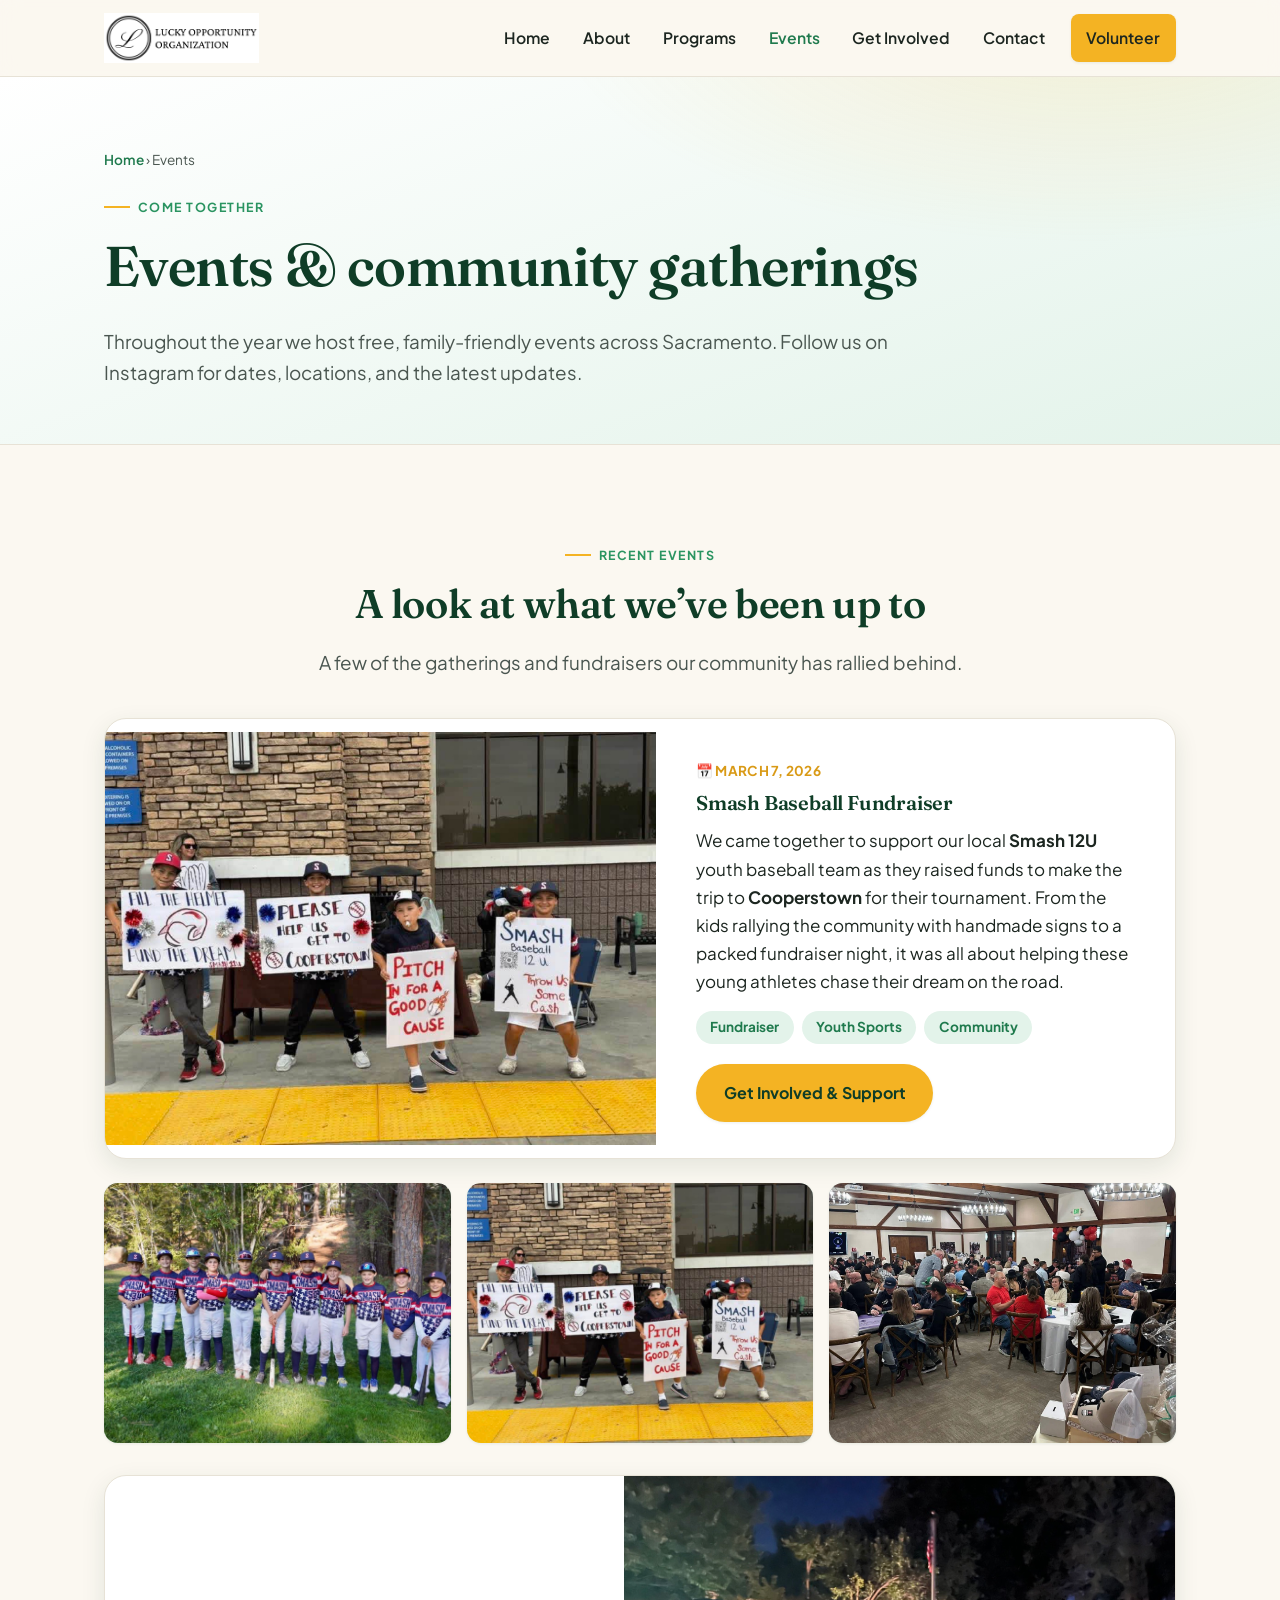
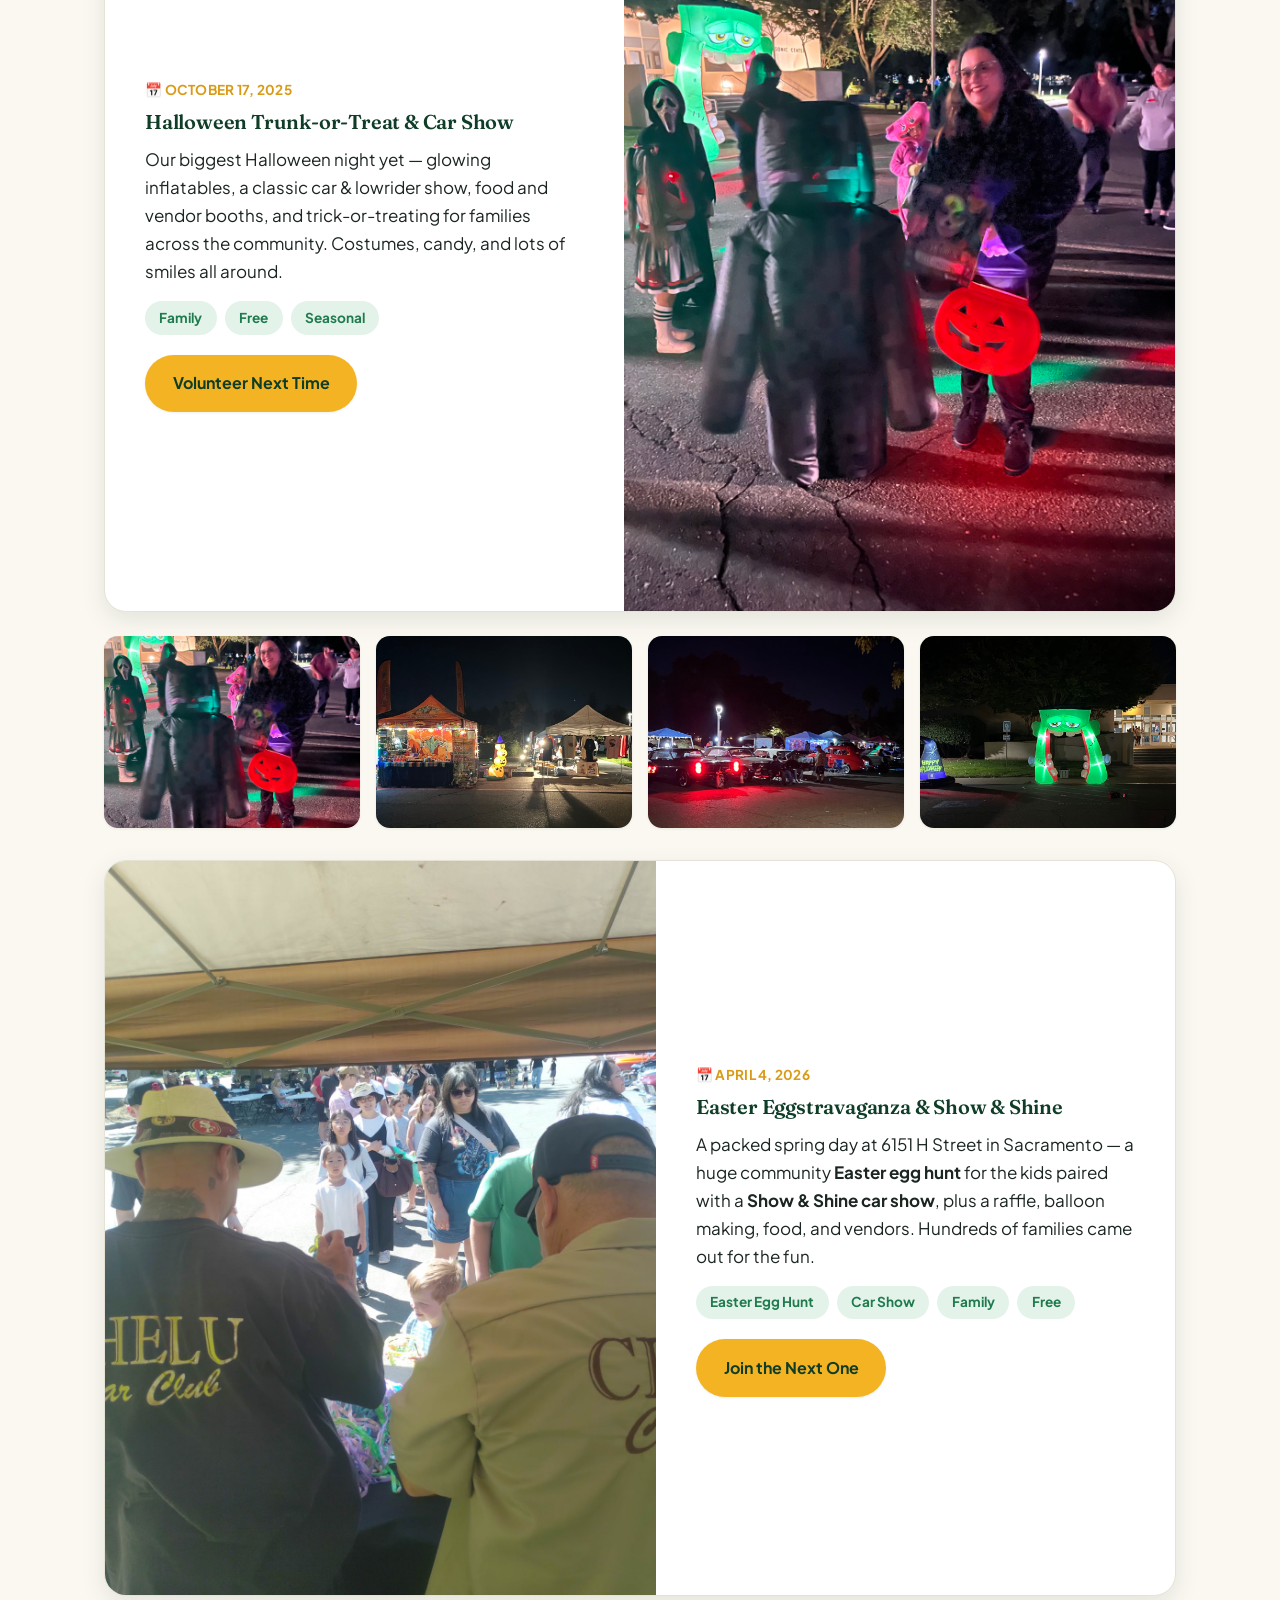
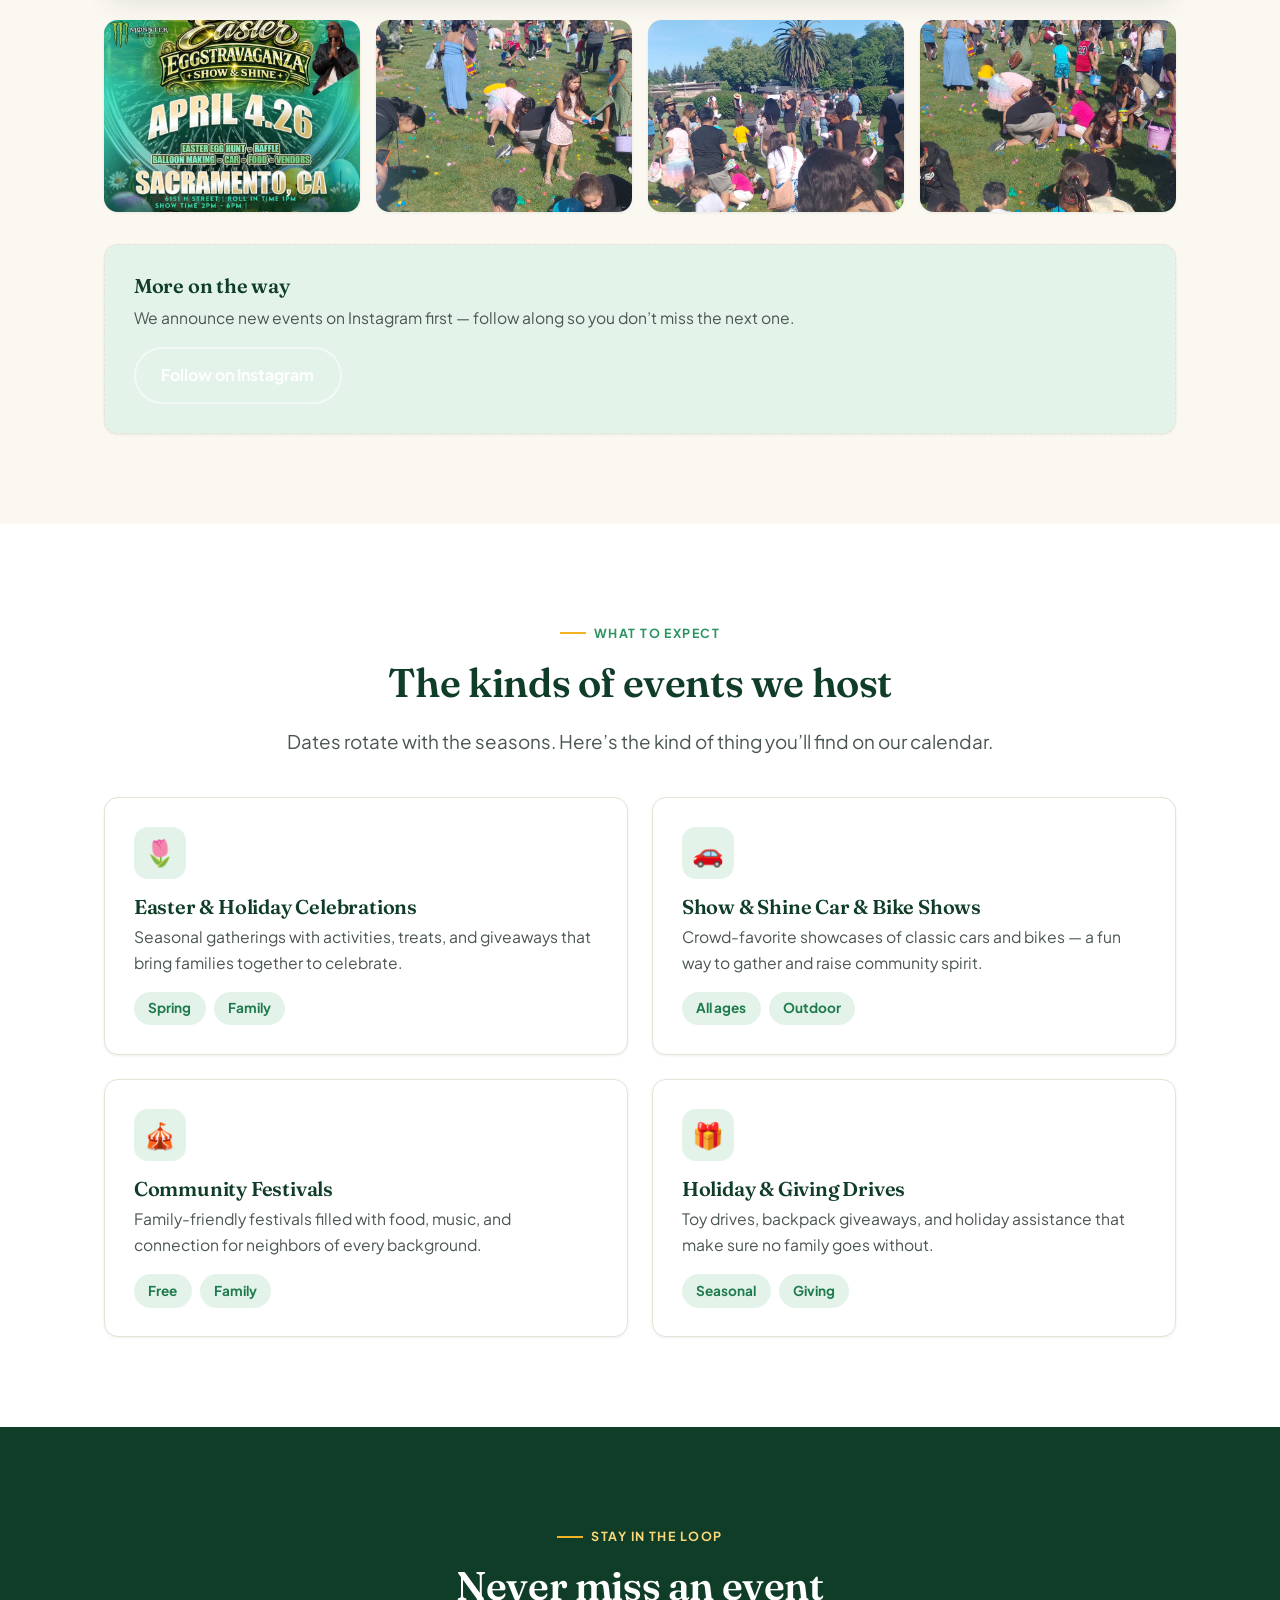
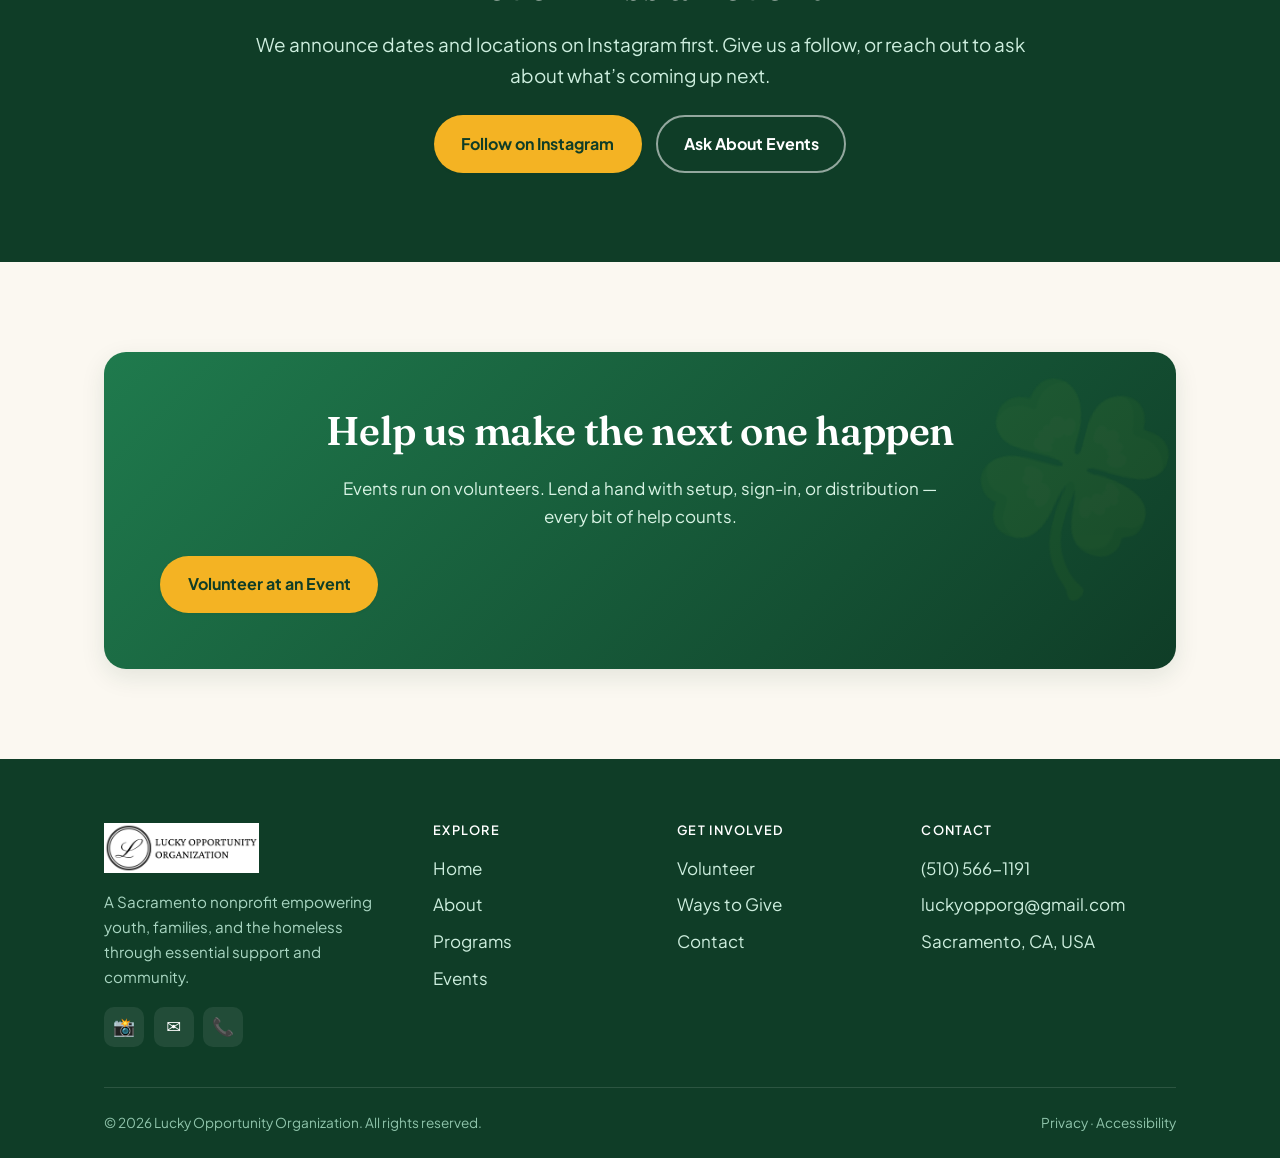
<file: events.html>
<!DOCTYPE html>
<html lang="en">
<head>
  <meta charset="UTF-8" />
  <meta name="viewport" content="width=device-width, initial-scale=1.0" />
  <title>Events | Lucky Opportunity Organization</title>
  <meta name="description" content="Join Lucky Opportunity Organization at our community events in Sacramento — holiday celebrations, Show &amp; Shine car shows, festivals, and seasonal drives." />
  <link rel="canonical" href="https://www.luckyopportunityorganization.org/events.html" />
  <meta name="theme-color" content="#0f3d27" />
  <link rel="icon" href="data:image/svg+xml,%3Csvg xmlns='http://www.w3.org/2000/svg' viewBox='0 0 100 100'%3E%3Crect width='100' height='100' rx='22' fill='%231f7a4d'/%3E%3Ctext x='50' y='70' font-size='66' text-anchor='middle' fill='%23fbd97a' font-family='Georgia,serif' font-style='italic'%3EL%3C/text%3E%3C/svg%3E" />
  <link rel="preconnect" href="https://fonts.googleapis.com" />
  <link rel="preconnect" href="https://fonts.gstatic.com" crossorigin />
  <link href="https://fonts.googleapis.com/css2?family=Pinyon+Script&family=Fraunces:opsz,wght@9..144,500;9..144,600&family=Plus+Jakarta+Sans:wght@400;500;600;700;800&display=swap" rel="stylesheet" />
  <link rel="stylesheet" href="css/styles.css" />
</head>
<body>
  <a class="skip-link" href="#main">Skip to content</a>

  <header class="site-header">
    <div class="wrap nav">
      <a class="brand" href="/" aria-label="Lucky Opportunity Organization home">
        <img class="brand-logo" src="assets/logo.png" alt="Lucky Opportunity Organization" width="695" height="224" />
      </a>
      <button class="nav-toggle" aria-label="Toggle menu" aria-expanded="false" aria-controls="nav-links"><span></span></button>
      <ul class="nav-links" id="nav-links">
        <li><a href="/">Home</a></li>
        <li><a href="about.html">About</a></li>
        <li><a href="programs.html">Programs</a></li>
        <li><a href="events.html">Events</a></li>
        <li><a href="get-involved.html">Get Involved</a></li>
        <li><a href="contact.html">Contact</a></li>
        <li class="nav-cta"><a class="btn btn--primary" href="get-involved.html">Volunteer</a></li>
      </ul>
    </div>
  </header>

  <main id="main">
    <section class="page-hero">
      <div class="wrap">
        <nav class="crumbs" aria-label="Breadcrumb"><a href="/">Home</a> &rsaquo; Events</nav>
        <span class="eyebrow">Come Together</span>
        <h1>Events &amp; community gatherings</h1>
        <p class="lead">Throughout the year we host free, family-friendly events across Sacramento. Follow us on Instagram for dates, locations, and the latest updates.</p>
      </div>
    </section>

    <section class="section section--cream">
      <div class="wrap">
        <div class="center">
          <span class="eyebrow">Recent Events</span>
          <h2>A look at what we&rsquo;ve been up to</h2>
          <p class="lead">A few of the gatherings and fundraisers our community has rallied behind.</p>
        </div>

        <div class="feature-event" style="margin-top:2.5rem;">
          <div class="feature-event__media">
            <div class="img-fallback" aria-hidden="true">Smash Baseball team photo</div>
            <img src="assets/smash-baseball.jpg"
                 alt="The Smash youth baseball team in their red, white, and blue uniforms before their travel tournament"
                 loading="lazy" decoding="async"
                 onerror="this.style.display='none'" />
          </div>
          <div class="feature-event__body">
            <span class="event-date">📅 March 7, 2026</span>
            <h3 style="margin:.5rem 0 .75rem;">Smash Baseball Fundraiser</h3>
            <p>We came together to support our local <strong>Smash 12U</strong> youth baseball team as they raised funds to make the trip to <strong>Cooperstown</strong> for their tournament. From the kids rallying the community with handmade signs to a packed fundraiser night, it was all about helping these young athletes chase their dream on the road.</p>
            <div class="tag-row" style="margin:1rem 0 1.25rem;"><span class="tag">Fundraiser</span><span class="tag">Youth Sports</span><span class="tag">Community</span></div>
            <div class="btn-row">
              <a class="btn btn--primary" href="contact.html">Get Involved &amp; Support</a>
            </div>
          </div>
        </div>

        <div class="event-gallery" aria-label="Photos from the Smash Baseball fundraiser" style="grid-template-columns:repeat(3,1fr);">
          <figure>
            <div class="img-fallback" aria-hidden="true">Photo 1</div>
            <img src="assets/smash-baseball-2.jpg" alt="Smash players holding handmade fundraiser signs asking the community to help them get to Cooperstown" loading="lazy" decoding="async" onerror="this.style.display='none'" />
          </figure>
          <figure>
            <div class="img-fallback" aria-hidden="true">Photo 2</div>
            <img src="assets/smash-baseball.jpg" alt="The Smash 12U team together in their red, white, and blue uniforms" loading="lazy" decoding="async" onerror="this.style.display='none'" />
          </figure>
          <figure>
            <div class="img-fallback" aria-hidden="true">Photo 3</div>
            <img src="assets/smash-baseball-3.jpg" alt="A packed indoor fundraiser night supporting the team" loading="lazy" decoding="async" onerror="this.style.display='none'" />
          </figure>
        </div>

        <div class="feature-event feature-event--reverse" style="margin-top:2rem;">
          <div class="feature-event__media">
            <div class="img-fallback" aria-hidden="true">Halloween event photo</div>
            <img src="assets/halloween-1.jpg"
                 alt="Glowing Halloween inflatables — a Frankenstein archway, witch hat, and spooky tree — set up outside the community center at night"
                 loading="lazy" decoding="async"
                 onerror="this.style.display='none'" />
          </div>
          <div class="feature-event__body">
            <span class="event-date">📅 October 17, 2025</span>
            <h3 style="margin:.5rem 0 .75rem;">Halloween Trunk-or-Treat &amp; Car Show</h3>
            <p>Our biggest Halloween night yet &mdash; glowing inflatables, a classic car &amp; lowrider show, food and vendor booths, and trick-or-treating for families across the community. Costumes, candy, and lots of smiles all around.</p>
            <div class="tag-row" style="margin:1rem 0 1.25rem;"><span class="tag">Family</span><span class="tag">Free</span><span class="tag">Seasonal</span></div>
            <div class="btn-row">
              <a class="btn btn--primary" href="get-involved.html">Volunteer Next Time</a>
            </div>
          </div>
        </div>

        <div class="event-gallery" aria-label="Photos from the Halloween event">
          <figure>
            <div class="img-fallback" aria-hidden="true">Photo 1</div>
            <img src="assets/halloween-1.jpg" alt="Lit-up Halloween inflatables outside the community center" loading="lazy" decoding="async" onerror="this.style.display='none'" />
          </figure>
          <figure>
            <div class="img-fallback" aria-hidden="true">Photo 2</div>
            <img src="assets/halloween-2.jpg" alt="Classic cars and lowriders lined up with vendor tents at the night car show" loading="lazy" decoding="async" onerror="this.style.display='none'" />
          </figure>
          <figure>
            <div class="img-fallback" aria-hidden="true">Photo 3</div>
            <img src="assets/halloween-3.jpg" alt="Food and merchandise vendor booths glowing at the Halloween event" loading="lazy" decoding="async" onerror="this.style.display='none'" />
          </figure>
          <figure>
            <div class="img-fallback" aria-hidden="true">Photo 4</div>
            <img src="assets/halloween-4.jpg" alt="Families and kids in costume trick-or-treating at the event" loading="lazy" decoding="async" onerror="this.style.display='none'" />
          </figure>
        </div>

        <div class="feature-event" style="margin-top:2rem;">
          <div class="feature-event__media">
            <div class="img-fallback" aria-hidden="true">Easter event photo</div>
            <img src="assets/easter-1.jpg"
                 alt="Families and kids spread across the grass collecting colorful eggs at the Easter egg hunt"
                 loading="lazy" decoding="async"
                 onerror="this.style.display='none'" />
          </div>
          <div class="feature-event__body">
            <span class="event-date">📅 April 4, 2026</span>
            <h3 style="margin:.5rem 0 .75rem;">Easter Eggstravaganza &amp; Show &amp; Shine</h3>
            <p>A packed spring day at 6151 H Street in Sacramento &mdash; a huge community <strong>Easter egg hunt</strong> for the kids paired with a <strong>Show &amp; Shine car show</strong>, plus a raffle, balloon making, food, and vendors. Hundreds of families came out for the fun.</p>
            <div class="tag-row" style="margin:1rem 0 1.25rem;"><span class="tag">Easter Egg Hunt</span><span class="tag">Car Show</span><span class="tag">Family</span><span class="tag">Free</span></div>
            <div class="btn-row">
              <a class="btn btn--primary" href="get-involved.html">Join the Next One</a>
            </div>
          </div>
        </div>

        <div class="event-gallery" aria-label="Photos from the Easter Eggstravaganza">
          <figure>
            <div class="img-fallback" aria-hidden="true">Event flyer</div>
            <img src="assets/easter-flyer.jpg" alt="Easter Eggstravaganza Show &amp; Shine flyer — April 4, Sacramento" loading="lazy" decoding="async" onerror="this.style.display='none'" />
          </figure>
          <figure>
            <div class="img-fallback" aria-hidden="true">Photo 2</div>
            <img src="assets/easter-2.jpg" alt="Crowd of families on the lawn during the Easter egg hunt" loading="lazy" decoding="async" onerror="this.style.display='none'" />
          </figure>
          <figure>
            <div class="img-fallback" aria-hidden="true">Photo 3</div>
            <img src="assets/easter-3.jpg" alt="Kids picking up colorful eggs in the grass" loading="lazy" decoding="async" onerror="this.style.display='none'" />
          </figure>
          <figure>
            <div class="img-fallback" aria-hidden="true">Photo 4</div>
            <img src="assets/easter-4.jpg" alt="Volunteers from Chelu Car Club handing out Easter baskets to families" loading="lazy" decoding="async" onerror="this.style.display='none'" />
          </figure>
        </div>

        <div class="card" style="margin-top:2rem;display:flex;flex-direction:column;align-items:flex-start;background:var(--green-100);border-style:dashed;">
          <h3 style="margin:0 0 .5rem;">More on the way</h3>
          <p style="margin:0;">We announce new events on Instagram first &mdash; follow along so you don&rsquo;t miss the next one.</p>
          <div class="btn-row" style="margin-top:1rem;">
            <a class="btn btn--ghost" href="https://www.instagram.com/lucky_opportunity_organization" target="_blank" rel="noopener">Follow on Instagram</a>
          </div>
        </div>
      </div>
    </section>

    <section class="section section--paper">
      <div class="wrap">
        <div class="center">
          <span class="eyebrow">What to Expect</span>
          <h2>The kinds of events we host</h2>
          <p class="lead">Dates rotate with the seasons. Here&rsquo;s the kind of thing you&rsquo;ll find on our calendar.</p>
        </div>
        <div class="grid grid-2" style="margin-top:2.5rem;">
          <article class="card">
            <div class="ico" aria-hidden="true">🌷</div>
            <h3>Easter &amp; Holiday Celebrations</h3>
            <p>Seasonal gatherings with activities, treats, and giveaways that bring families together to celebrate.</p>
            <div class="tag-row"><span class="tag">Spring</span><span class="tag">Family</span></div>
          </article>
          <article class="card">
            <div class="ico" aria-hidden="true">🚗</div>
            <h3>Show &amp; Shine Car &amp; Bike Shows</h3>
            <p>Crowd-favorite showcases of classic cars and bikes &mdash; a fun way to gather and raise community spirit.</p>
            <div class="tag-row"><span class="tag">All ages</span><span class="tag">Outdoor</span></div>
          </article>
          <article class="card">
            <div class="ico" aria-hidden="true">🎪</div>
            <h3>Community Festivals</h3>
            <p>Family-friendly festivals filled with food, music, and connection for neighbors of every background.</p>
            <div class="tag-row"><span class="tag">Free</span><span class="tag">Family</span></div>
          </article>
          <article class="card">
            <div class="ico" aria-hidden="true">🎁</div>
            <h3>Holiday &amp; Giving Drives</h3>
            <p>Toy drives, backpack giveaways, and holiday assistance that make sure no family goes without.</p>
            <div class="tag-row"><span class="tag">Seasonal</span><span class="tag">Giving</span></div>
          </article>
        </div>
      </div>
    </section>

    <section class="section section--green">
      <div class="wrap center">
        <span class="eyebrow">Stay in the Loop</span>
        <h2>Never miss an event</h2>
        <p class="lead" style="color:#cdeede;">We announce dates and locations on Instagram first. Give us a follow, or reach out to ask about what&rsquo;s coming up next.</p>
        <div class="btn-row center" style="margin-top:1.5rem;">
          <a class="btn btn--primary" href="https://www.instagram.com/lucky_opportunity_organization" target="_blank" rel="noopener">Follow on Instagram</a>
          <a class="btn btn--ghost" href="contact.html">Ask About Events</a>
        </div>
      </div>
    </section>

    <section class="section section--cream">
      <div class="wrap">
        <div class="cta-band">
          <h2>Help us make the next one happen</h2>
          <p>Events run on volunteers. Lend a hand with setup, sign-in, or distribution &mdash; every bit of help counts.</p>
          <div class="btn-row center">
            <a class="btn btn--primary" href="get-involved.html">Volunteer at an Event</a>
          </div>
        </div>
      </div>
    </section>
  </main>

  <footer class="site-footer">
    <div class="wrap">
      <div class="footer-grid">
        <div class="footer-about">
          <a class="brand" href="/" aria-label="Lucky Opportunity Organization home">
            <img class="brand-logo" src="assets/logo.png" alt="Lucky Opportunity Organization" width="695" height="224" />
          </a>
          <p style="margin-top:1rem;">A Sacramento nonprofit empowering youth, families, and the homeless through essential support and community.</p>
          <div class="social">
            <a href="https://www.instagram.com/lucky_opportunity_organization" target="_blank" rel="noopener" aria-label="Instagram">📸</a>
            <a href="mailto:luckyopporg@gmail.com" aria-label="Email">✉️</a>
            <a href="tel:+15105661191" aria-label="Phone">📞</a>
          </div>
        </div>
        <div>
          <h4>Explore</h4>
          <ul>
            <li><a href="/">Home</a></li>
            <li><a href="about.html">About</a></li>
            <li><a href="programs.html">Programs</a></li>
            <li><a href="events.html">Events</a></li>
          </ul>
        </div>
        <div>
          <h4>Get Involved</h4>
          <ul>
            <li><a href="get-involved.html">Volunteer</a></li>
            <li><a href="get-involved.html#donate">Ways to Give</a></li>
            <li><a href="contact.html">Contact</a></li>
          </ul>
        </div>
        <div>
          <h4>Contact</h4>
          <ul>
            <li><a href="tel:+15105661191">(510) 566-1191</a></li>
            <li><a href="mailto:luckyopporg@gmail.com">luckyopporg@gmail.com</a></li>
            <li>Sacramento, CA, USA</li>
          </ul>
        </div>
      </div>
      <div class="footer-bottom">
        <span>&copy; <span data-year>2026</span> Lucky Opportunity Organization. All rights reserved.</span>
        <span><a href="privacy.html">Privacy</a> · <a href="accessibility.html">Accessibility</a></span>
      </div>
    </div>
  </footer>

  <script src="js/main.js"></script>
</body>
</html>
</file>
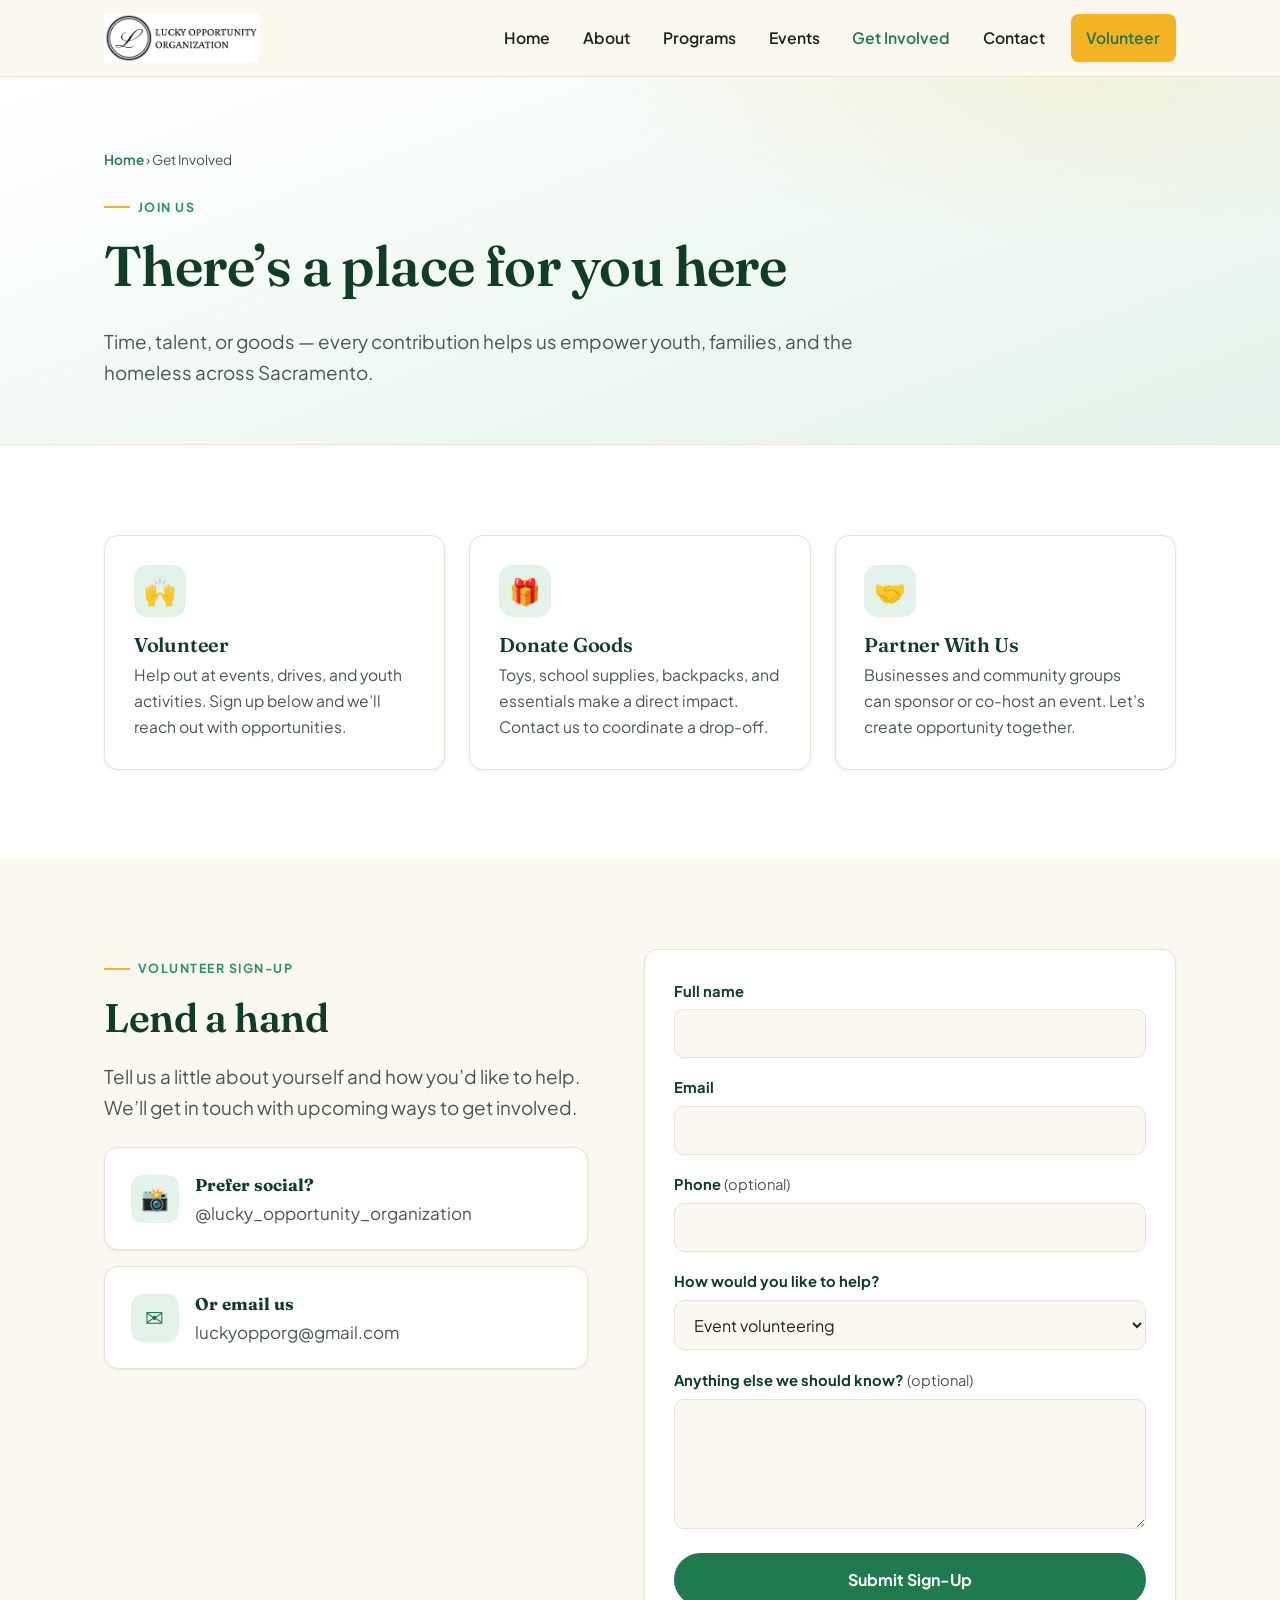
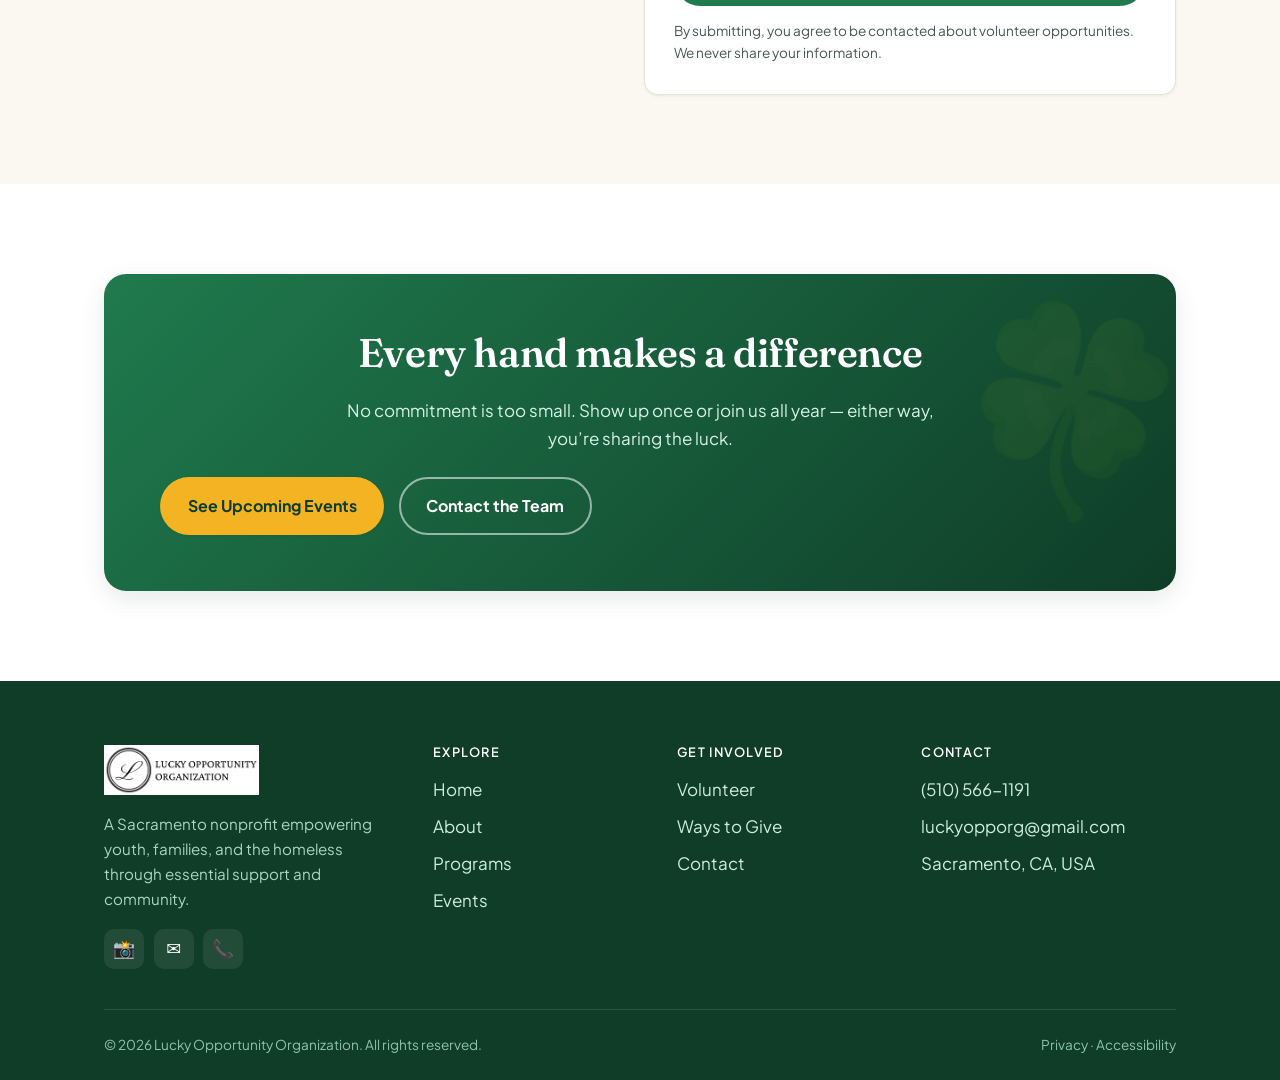
<file: get-involved.html>
<!DOCTYPE html>
<html lang="en">
<head>
  <meta charset="UTF-8" />
  <meta name="viewport" content="width=device-width, initial-scale=1.0" />
  <title>Get Involved | Lucky Opportunity Organization</title>
  <meta name="description" content="Volunteer, donate goods, or partner with Lucky Opportunity Organization to support youth, families, and the homeless in Sacramento. Sign up to get involved today." />
  <link rel="canonical" href="https://www.luckyopportunityorganization.org/get-involved.html" />
  <meta name="theme-color" content="#0f3d27" />
  <link rel="icon" href="data:image/svg+xml,%3Csvg xmlns='http://www.w3.org/2000/svg' viewBox='0 0 100 100'%3E%3Crect width='100' height='100' rx='22' fill='%231f7a4d'/%3E%3Ctext x='50' y='70' font-size='66' text-anchor='middle' fill='%23fbd97a' font-family='Georgia,serif' font-style='italic'%3EL%3C/text%3E%3C/svg%3E" />
  <link rel="preconnect" href="https://fonts.googleapis.com" />
  <link rel="preconnect" href="https://fonts.gstatic.com" crossorigin />
  <link href="https://fonts.googleapis.com/css2?family=Pinyon+Script&family=Fraunces:opsz,wght@9..144,500;9..144,600&family=Plus+Jakarta+Sans:wght@400;500;600;700;800&display=swap" rel="stylesheet" />
  <link rel="stylesheet" href="css/styles.css" />
</head>
<body>
  <a class="skip-link" href="#main">Skip to content</a>

  <header class="site-header">
    <div class="wrap nav">
      <a class="brand" href="/" aria-label="Lucky Opportunity Organization home">
        <img class="brand-logo" src="assets/logo.png" alt="Lucky Opportunity Organization" width="695" height="224" />
      </a>
      <button class="nav-toggle" aria-label="Toggle menu" aria-expanded="false" aria-controls="nav-links"><span></span></button>
      <ul class="nav-links" id="nav-links">
        <li><a href="/">Home</a></li>
        <li><a href="about.html">About</a></li>
        <li><a href="programs.html">Programs</a></li>
        <li><a href="events.html">Events</a></li>
        <li><a href="get-involved.html">Get Involved</a></li>
        <li><a href="contact.html">Contact</a></li>
        <li class="nav-cta"><a class="btn btn--primary" href="get-involved.html">Volunteer</a></li>
      </ul>
    </div>
  </header>

  <main id="main">
    <section class="page-hero">
      <div class="wrap">
        <nav class="crumbs" aria-label="Breadcrumb"><a href="/">Home</a> &rsaquo; Get Involved</nav>
        <span class="eyebrow">Join Us</span>
        <h1>There&rsquo;s a place for you here</h1>
        <p class="lead">Time, talent, or goods &mdash; every contribution helps us empower youth, families, and the homeless across Sacramento.</p>
      </div>
    </section>

    <!-- Ways to help -->
    <section class="section section--paper">
      <div class="wrap">
        <div class="grid grid-3">
          <article class="card">
            <div class="ico" aria-hidden="true">🙌</div>
            <h3>Volunteer</h3>
            <p>Help out at events, drives, and youth activities. Sign up below and we&rsquo;ll reach out with opportunities.</p>
          </article>
          <article class="card" id="donate">
            <div class="ico" aria-hidden="true">🎁</div>
            <h3>Donate Goods</h3>
            <p>Toys, school supplies, backpacks, and essentials make a direct impact. Contact us to coordinate a drop-off.</p>
          </article>
          <article class="card">
            <div class="ico" aria-hidden="true">🤝</div>
            <h3>Partner With Us</h3>
            <p>Businesses and community groups can sponsor or co-host an event. Let&rsquo;s create opportunity together.</p>
          </article>
        </div>
      </div>
    </section>

    <!-- Volunteer signup form -->
    <section class="section section--cream">
      <div class="wrap contact-grid">
        <div>
          <span class="eyebrow">Volunteer Sign-Up</span>
          <h2>Lend a hand</h2>
          <p class="lead">Tell us a little about yourself and how you&rsquo;d like to help. We&rsquo;ll get in touch with upcoming ways to get involved.</p>
          <div class="contact-card" style="margin-top:1.5rem;">
            <div class="ico" aria-hidden="true">📸</div>
            <div><b>Prefer social?</b><a href="https://www.instagram.com/lucky_opportunity_organization" target="_blank" rel="noopener">@lucky_opportunity_organization</a></div>
          </div>
          <div class="contact-card">
            <div class="ico" aria-hidden="true">✉️</div>
            <div><b>Or email us</b><a href="mailto:luckyopporg@gmail.com">luckyopporg@gmail.com</a></div>
          </div>
        </div>

        <form class="form" name="volunteer" method="POST" data-netlify="true" netlify-honeypot="bot-field" action="/thank-you.html">
          <input type="hidden" name="form-name" value="volunteer" />
          <p class="hp"><label>Don&rsquo;t fill this out: <input name="bot-field" /></label></p>

          <div class="field">
            <label for="v-name">Full name</label>
            <input id="v-name" name="name" type="text" autocomplete="name" required />
          </div>
          <div class="field">
            <label for="v-email">Email</label>
            <input id="v-email" name="email" type="email" autocomplete="email" required />
          </div>
          <div class="field">
            <label for="v-phone">Phone <span style="font-weight:400;color:var(--ink-soft);">(optional)</span></label>
            <input id="v-phone" name="phone" type="tel" autocomplete="tel" />
          </div>
          <div class="field">
            <label for="v-interest">How would you like to help?</label>
            <select id="v-interest" name="interest">
              <option>Event volunteering</option>
              <option>Holiday &amp; giving drives</option>
              <option>Youth activities</option>
              <option>Donating goods</option>
              <option>Partnership / sponsorship</option>
              <option>Wherever I&rsquo;m needed</option>
            </select>
          </div>
          <div class="field">
            <label for="v-msg">Anything else we should know? <span style="font-weight:400;color:var(--ink-soft);">(optional)</span></label>
            <textarea id="v-msg" name="message"></textarea>
          </div>
          <button class="btn btn--green" type="submit">Submit Sign-Up</button>
          <p class="form-note">By submitting, you agree to be contacted about volunteer opportunities. We never share your information.</p>
        </form>
      </div>
    </section>

    <section class="section section--paper">
      <div class="wrap">
        <div class="cta-band">
          <h2>Every hand makes a difference</h2>
          <p>No commitment is too small. Show up once or join us all year &mdash; either way, you&rsquo;re sharing the luck.</p>
          <div class="btn-row center">
            <a class="btn btn--primary" href="events.html">See Upcoming Events</a>
            <a class="btn btn--ghost" href="contact.html">Contact the Team</a>
          </div>
        </div>
      </div>
    </section>
  </main>

  <footer class="site-footer">
    <div class="wrap">
      <div class="footer-grid">
        <div class="footer-about">
          <a class="brand" href="/" aria-label="Lucky Opportunity Organization home">
            <img class="brand-logo" src="assets/logo.png" alt="Lucky Opportunity Organization" width="695" height="224" />
          </a>
          <p style="margin-top:1rem;">A Sacramento nonprofit empowering youth, families, and the homeless through essential support and community.</p>
          <div class="social">
            <a href="https://www.instagram.com/lucky_opportunity_organization" target="_blank" rel="noopener" aria-label="Instagram">📸</a>
            <a href="mailto:luckyopporg@gmail.com" aria-label="Email">✉️</a>
            <a href="tel:+15105661191" aria-label="Phone">📞</a>
          </div>
        </div>
        <div>
          <h4>Explore</h4>
          <ul>
            <li><a href="/">Home</a></li>
            <li><a href="about.html">About</a></li>
            <li><a href="programs.html">Programs</a></li>
            <li><a href="events.html">Events</a></li>
          </ul>
        </div>
        <div>
          <h4>Get Involved</h4>
          <ul>
            <li><a href="get-involved.html">Volunteer</a></li>
            <li><a href="get-involved.html#donate">Ways to Give</a></li>
            <li><a href="contact.html">Contact</a></li>
          </ul>
        </div>
        <div>
          <h4>Contact</h4>
          <ul>
            <li><a href="tel:+15105661191">(510) 566-1191</a></li>
            <li><a href="mailto:luckyopporg@gmail.com">luckyopporg@gmail.com</a></li>
            <li>Sacramento, CA, USA</li>
          </ul>
        </div>
      </div>
      <div class="footer-bottom">
        <span>&copy; <span data-year>2026</span> Lucky Opportunity Organization. All rights reserved.</span>
        <span><a href="privacy.html">Privacy</a> · <a href="accessibility.html">Accessibility</a></span>
      </div>
    </div>
  </footer>

  <script src="js/main.js"></script>
</body>
</html>
</file>
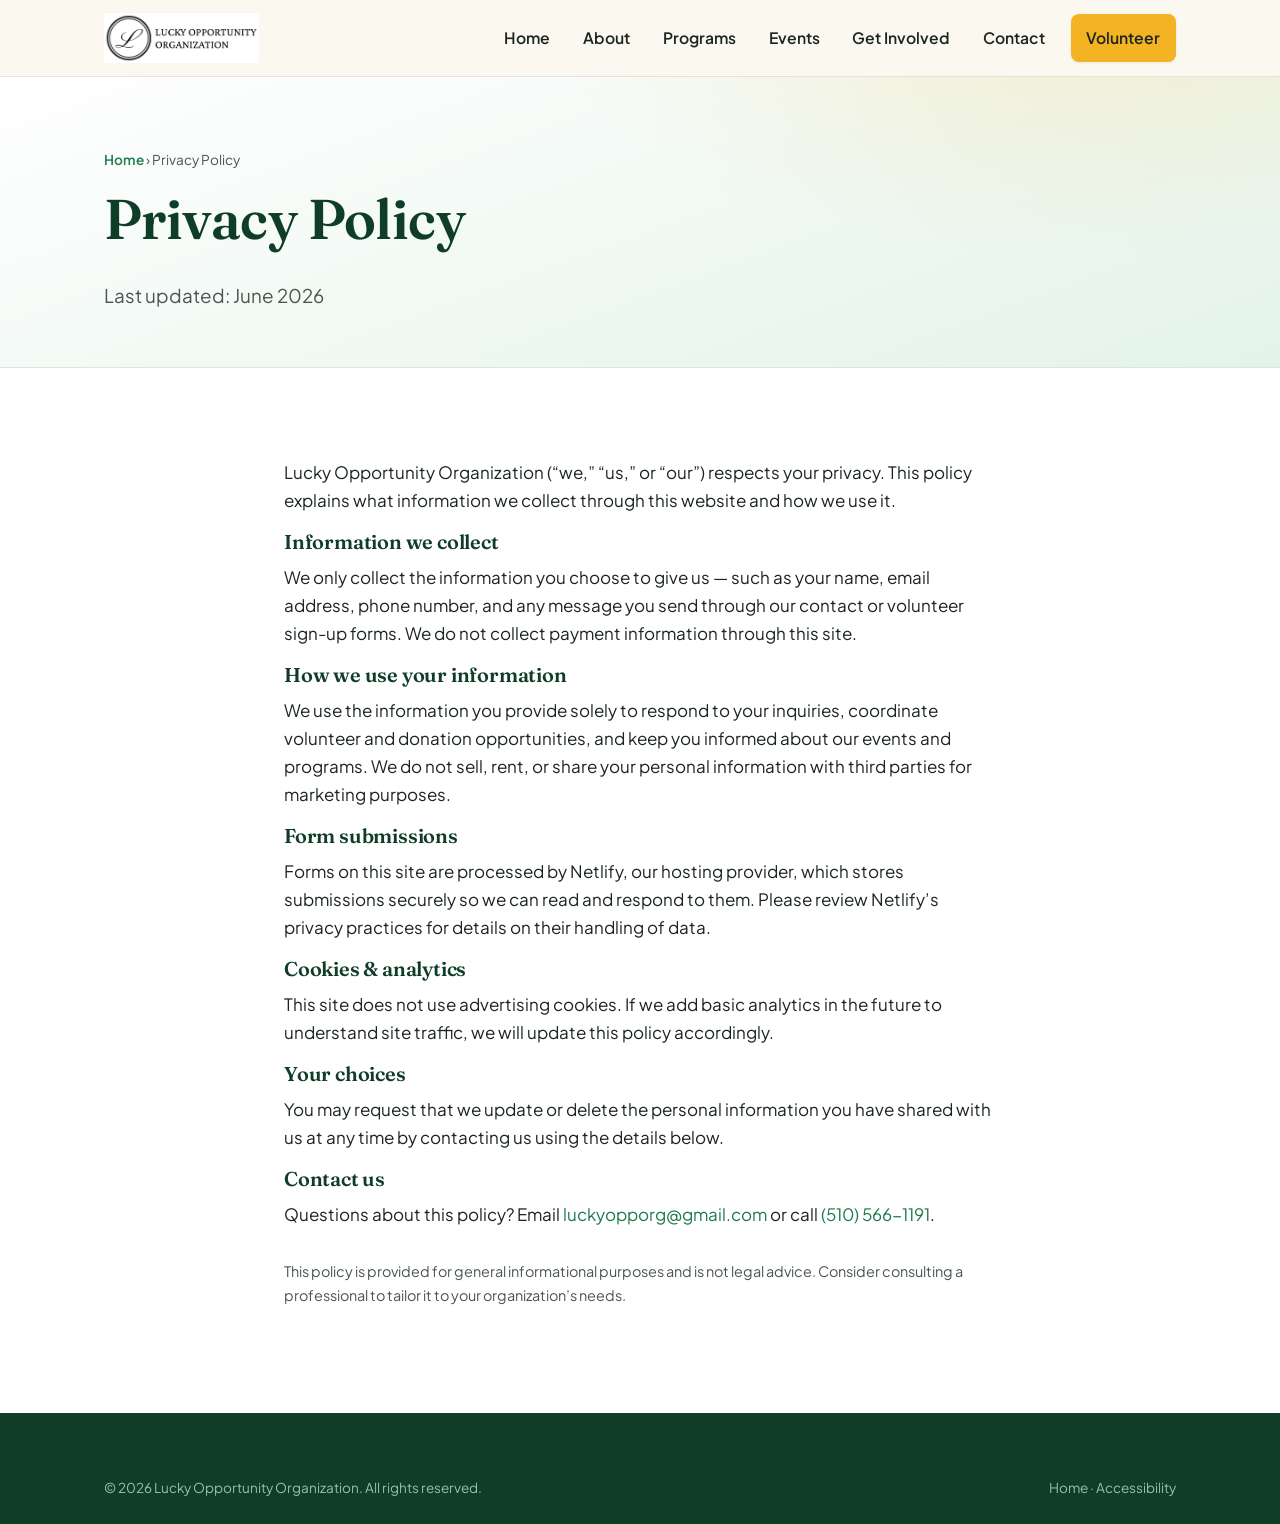
<file: privacy.html>
<!DOCTYPE html>
<html lang="en">
<head>
  <meta charset="UTF-8" />
  <meta name="viewport" content="width=device-width, initial-scale=1.0" />
  <title>Privacy Policy | Lucky Opportunity Organization</title>
  <meta name="description" content="Privacy Policy for Lucky Opportunity Organization." />
  <link rel="canonical" href="https://www.luckyopportunityorganization.org/privacy.html" />
  <meta name="theme-color" content="#0f3d27" />
  <link rel="icon" href="data:image/svg+xml,%3Csvg xmlns='http://www.w3.org/2000/svg' viewBox='0 0 100 100'%3E%3Crect width='100' height='100' rx='22' fill='%231f7a4d'/%3E%3Ctext x='50' y='70' font-size='66' text-anchor='middle' fill='%23fbd97a' font-family='Georgia,serif' font-style='italic'%3EL%3C/text%3E%3C/svg%3E" />
  <link rel="preconnect" href="https://fonts.googleapis.com" />
  <link rel="preconnect" href="https://fonts.gstatic.com" crossorigin />
  <link href="https://fonts.googleapis.com/css2?family=Pinyon+Script&family=Fraunces:opsz,wght@9..144,500;9..144,600&family=Plus+Jakarta+Sans:wght@400;500;600;700;800&display=swap" rel="stylesheet" />
  <link rel="stylesheet" href="css/styles.css" />
</head>
<body>
  <a class="skip-link" href="#main">Skip to content</a>

  <header class="site-header">
    <div class="wrap nav">
      <a class="brand" href="/" aria-label="Lucky Opportunity Organization home">
        <img class="brand-logo" src="assets/logo.png" alt="Lucky Opportunity Organization" width="695" height="224" />
      </a>
      <button class="nav-toggle" aria-label="Toggle menu" aria-expanded="false" aria-controls="nav-links"><span></span></button>
      <ul class="nav-links" id="nav-links">
        <li><a href="/">Home</a></li>
        <li><a href="about.html">About</a></li>
        <li><a href="programs.html">Programs</a></li>
        <li><a href="events.html">Events</a></li>
        <li><a href="get-involved.html">Get Involved</a></li>
        <li><a href="contact.html">Contact</a></li>
        <li class="nav-cta"><a class="btn btn--primary" href="get-involved.html">Volunteer</a></li>
      </ul>
    </div>
  </header>

  <main id="main">
    <section class="page-hero">
      <div class="wrap">
        <nav class="crumbs" aria-label="Breadcrumb"><a href="/">Home</a> &rsaquo; Privacy Policy</nav>
        <h1>Privacy Policy</h1>
        <p class="lead">Last updated: June 2026</p>
      </div>
    </section>

    <section class="section section--paper">
      <div class="wrap" style="max-width:760px;">
        <p>Lucky Opportunity Organization (&ldquo;we,&rdquo; &ldquo;us,&rdquo; or &ldquo;our&rdquo;) respects your privacy. This policy explains what information we collect through this website and how we use it.</p>

        <h3>Information we collect</h3>
        <p>We only collect the information you choose to give us &mdash; such as your name, email address, phone number, and any message you send through our contact or volunteer sign-up forms. We do not collect payment information through this site.</p>

        <h3>How we use your information</h3>
        <p>We use the information you provide solely to respond to your inquiries, coordinate volunteer and donation opportunities, and keep you informed about our events and programs. We do not sell, rent, or share your personal information with third parties for marketing purposes.</p>

        <h3>Form submissions</h3>
        <p>Forms on this site are processed by Netlify, our hosting provider, which stores submissions securely so we can read and respond to them. Please review Netlify&rsquo;s privacy practices for details on their handling of data.</p>

        <h3>Cookies &amp; analytics</h3>
        <p>This site does not use advertising cookies. If we add basic analytics in the future to understand site traffic, we will update this policy accordingly.</p>

        <h3>Your choices</h3>
        <p>You may request that we update or delete the personal information you have shared with us at any time by contacting us using the details below.</p>

        <h3>Contact us</h3>
        <p>Questions about this policy? Email <a href="mailto:luckyopporg@gmail.com">luckyopporg@gmail.com</a> or call <a href="tel:+15105661191">(510) 566-1191</a>.</p>

        <p style="color:var(--ink-soft);font-size:.9rem;margin-top:2rem;">This policy is provided for general informational purposes and is not legal advice. Consider consulting a professional to tailor it to your organization&rsquo;s needs.</p>
      </div>
    </section>
  </main>

  <footer class="site-footer">
    <div class="wrap">
      <div class="footer-bottom" style="border:0;padding-top:0;">
        <span>&copy; <span data-year>2026</span> Lucky Opportunity Organization. All rights reserved.</span>
        <span><a href="/">Home</a> · <a href="accessibility.html">Accessibility</a></span>
      </div>
    </div>
  </footer>

  <script src="js/main.js"></script>
</body>
</html>
</file>
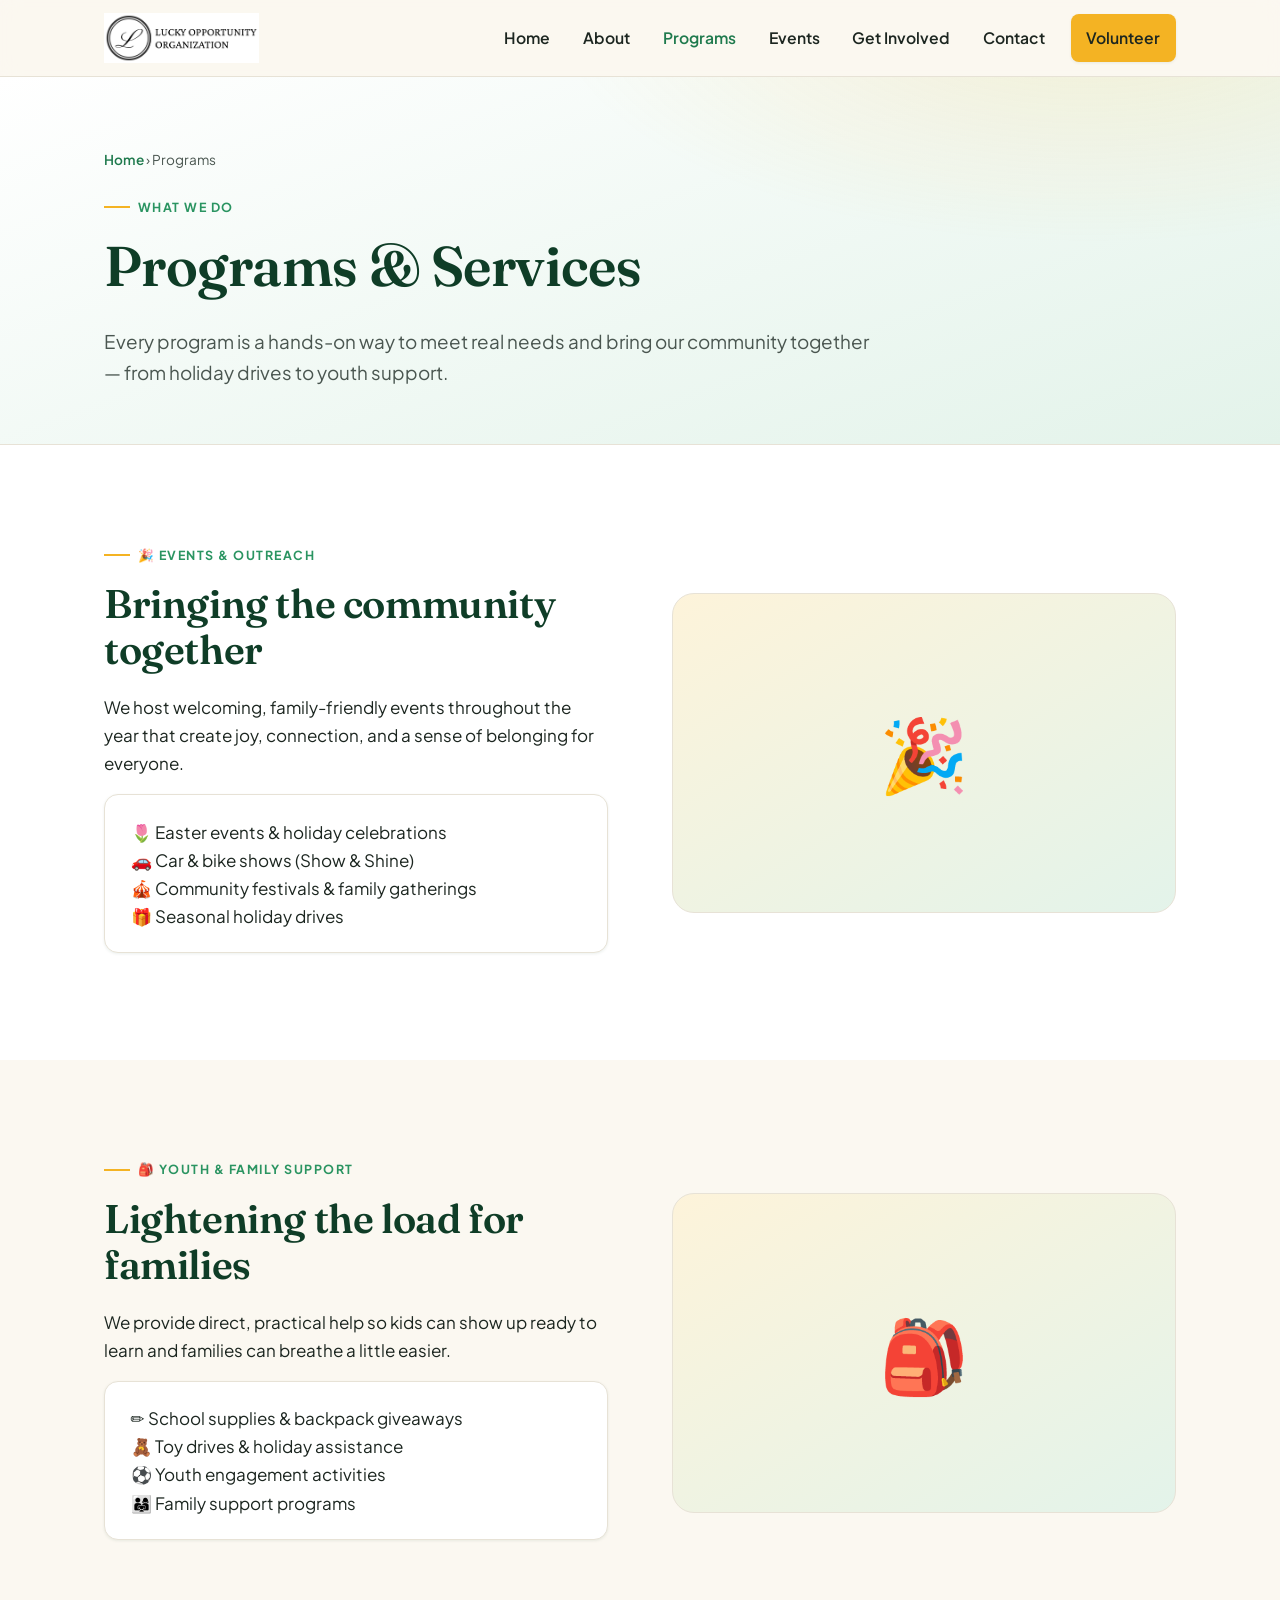
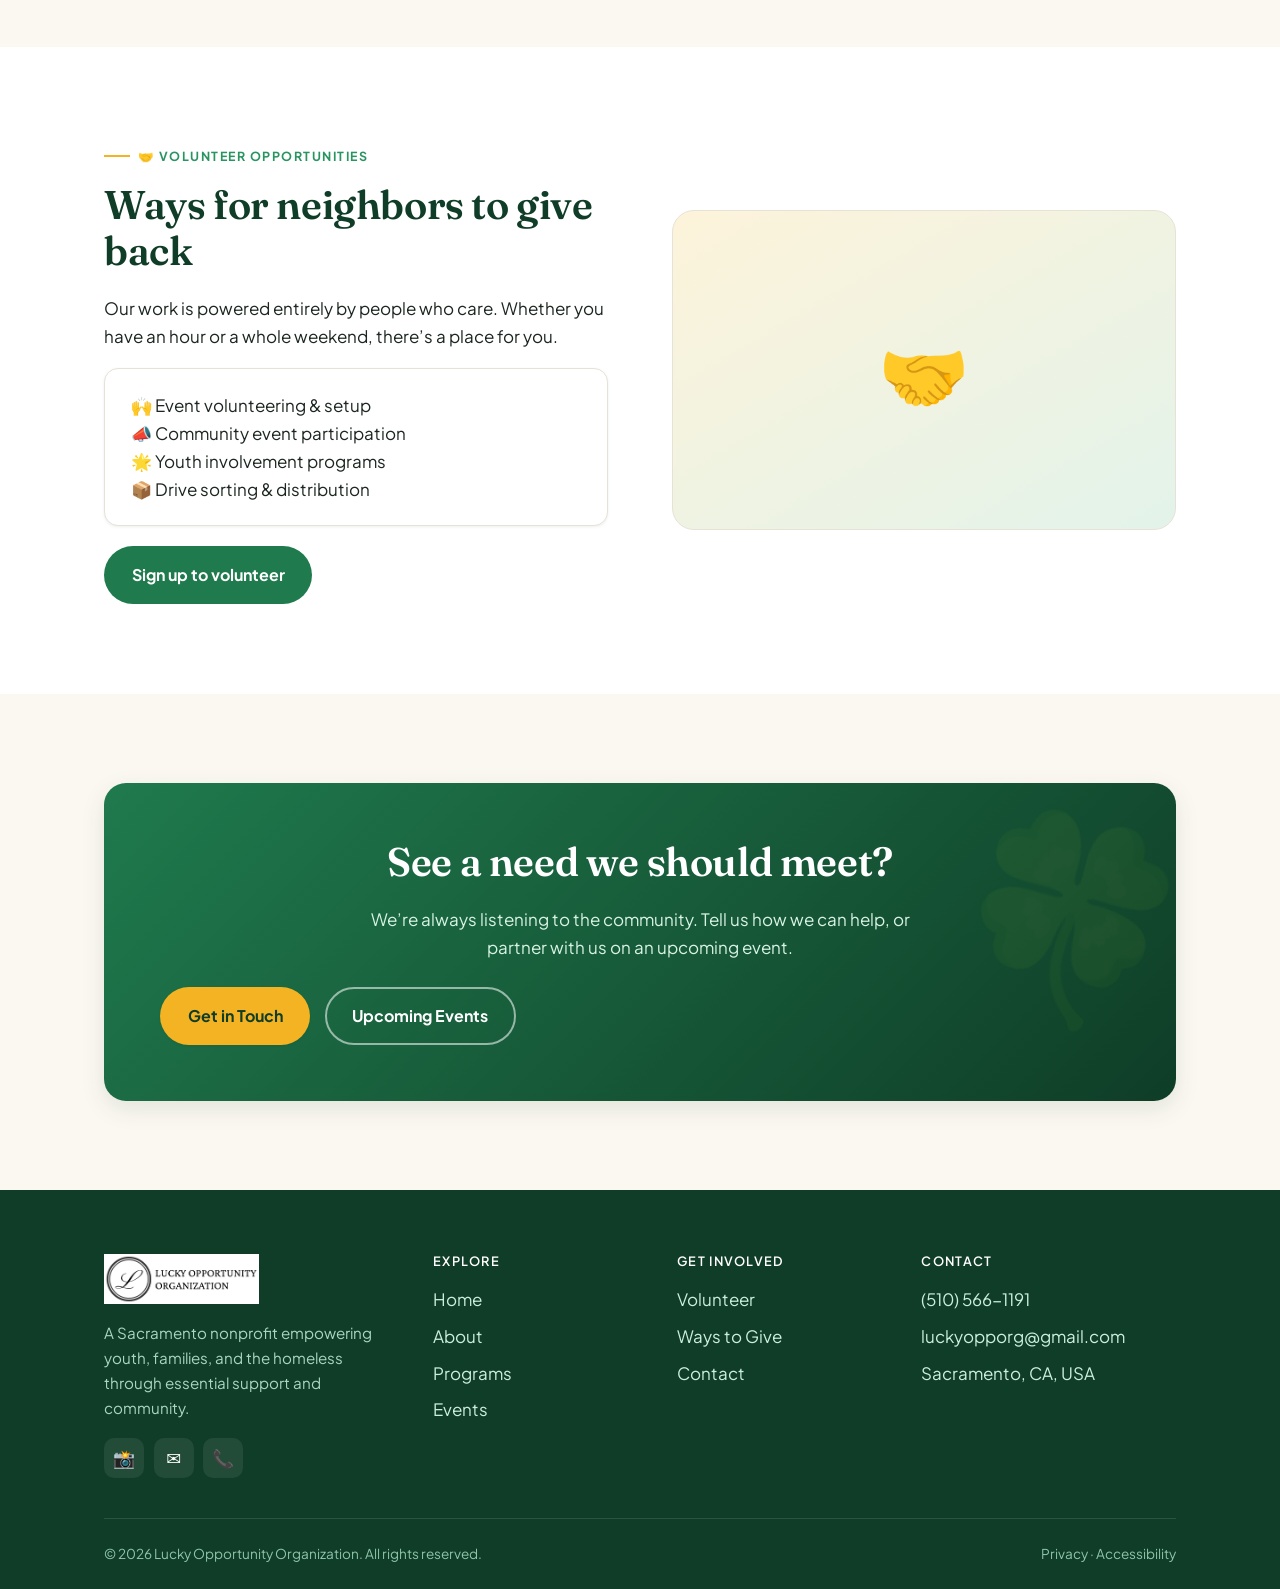
<file: programs.html>
<!DOCTYPE html>
<html lang="en">
<head>
  <meta charset="UTF-8" />
  <meta name="viewport" content="width=device-width, initial-scale=1.0" />
  <title>Programs &amp; Services | Lucky Opportunity Organization</title>
  <meta name="description" content="Explore Lucky Opportunity Organization's programs: community events and outreach, youth and family support, holiday drives, and volunteer opportunities in Sacramento." />
  <link rel="canonical" href="https://www.luckyopportunityorganization.org/programs.html" />
  <meta name="theme-color" content="#0f3d27" />
  <link rel="icon" href="data:image/svg+xml,%3Csvg xmlns='http://www.w3.org/2000/svg' viewBox='0 0 100 100'%3E%3Crect width='100' height='100' rx='22' fill='%231f7a4d'/%3E%3Ctext x='50' y='70' font-size='66' text-anchor='middle' fill='%23fbd97a' font-family='Georgia,serif' font-style='italic'%3EL%3C/text%3E%3C/svg%3E" />
  <link rel="preconnect" href="https://fonts.googleapis.com" />
  <link rel="preconnect" href="https://fonts.gstatic.com" crossorigin />
  <link href="https://fonts.googleapis.com/css2?family=Pinyon+Script&family=Fraunces:opsz,wght@9..144,500;9..144,600&family=Plus+Jakarta+Sans:wght@400;500;600;700;800&display=swap" rel="stylesheet" />
  <link rel="stylesheet" href="css/styles.css" />
</head>
<body>
  <a class="skip-link" href="#main">Skip to content</a>

  <header class="site-header">
    <div class="wrap nav">
      <a class="brand" href="/" aria-label="Lucky Opportunity Organization home">
        <img class="brand-logo" src="assets/logo.png" alt="Lucky Opportunity Organization" width="695" height="224" />
      </a>
      <button class="nav-toggle" aria-label="Toggle menu" aria-expanded="false" aria-controls="nav-links"><span></span></button>
      <ul class="nav-links" id="nav-links">
        <li><a href="/">Home</a></li>
        <li><a href="about.html">About</a></li>
        <li><a href="programs.html">Programs</a></li>
        <li><a href="events.html">Events</a></li>
        <li><a href="get-involved.html">Get Involved</a></li>
        <li><a href="contact.html">Contact</a></li>
        <li class="nav-cta"><a class="btn btn--primary" href="get-involved.html">Volunteer</a></li>
      </ul>
    </div>
  </header>

  <main id="main">
    <section class="page-hero">
      <div class="wrap">
        <nav class="crumbs" aria-label="Breadcrumb"><a href="/">Home</a> &rsaquo; Programs</nav>
        <span class="eyebrow">What We Do</span>
        <h1>Programs &amp; Services</h1>
        <p class="lead">Every program is a hands-on way to meet real needs and bring our community together &mdash; from holiday drives to youth support.</p>
      </div>
    </section>

    <!-- Events & Outreach -->
    <section class="section section--paper" id="events">
      <div class="wrap split">
        <div>
          <span class="eyebrow">🎉 Events &amp; Outreach</span>
          <h2>Bringing the community together</h2>
          <p>We host welcoming, family-friendly events throughout the year that create joy, connection, and a sense of belonging for everyone.</p>
          <ul class="card" style="list-style:none;padding:1.4rem 1.6rem;">
            <li>🌷 Easter events &amp; holiday celebrations</li>
            <li>🚗 Car &amp; bike shows (Show &amp; Shine)</li>
            <li>🎪 Community festivals &amp; family gatherings</li>
            <li>🎁 Seasonal holiday drives</li>
          </ul>
        </div>
        <div class="split-media" aria-hidden="true"><div><div class="emoji">🎉</div></div></div>
      </div>
    </section>

    <!-- Youth & Family -->
    <section class="section section--cream" id="youth">
      <div class="wrap split split--reverse">
        <div class="split-media" aria-hidden="true"><div><div class="emoji">🎒</div></div></div>
        <div>
          <span class="eyebrow">🎒 Youth &amp; Family Support</span>
          <h2>Lightening the load for families</h2>
          <p>We provide direct, practical help so kids can show up ready to learn and families can breathe a little easier.</p>
          <ul class="card" style="list-style:none;padding:1.4rem 1.6rem;">
            <li>✏️ School supplies &amp; backpack giveaways</li>
            <li>🧸 Toy drives &amp; holiday assistance</li>
            <li>⚽ Youth engagement activities</li>
            <li>👨‍👩‍👧 Family support programs</li>
          </ul>
        </div>
      </div>
    </section>

    <!-- Volunteer -->
    <section class="section section--paper" id="volunteer">
      <div class="wrap split">
        <div>
          <span class="eyebrow">🤝 Volunteer Opportunities</span>
          <h2>Ways for neighbors to give back</h2>
          <p>Our work is powered entirely by people who care. Whether you have an hour or a whole weekend, there&rsquo;s a place for you.</p>
          <ul class="card" style="list-style:none;padding:1.4rem 1.6rem;">
            <li>🙌 Event volunteering &amp; setup</li>
            <li>📣 Community event participation</li>
            <li>🌟 Youth involvement programs</li>
            <li>📦 Drive sorting &amp; distribution</li>
          </ul>
          <div class="btn-row" style="margin-top:1.25rem;">
            <a class="btn btn--green" href="get-involved.html">Sign up to volunteer</a>
          </div>
        </div>
        <div class="split-media" aria-hidden="true"><div><div class="emoji">🤝</div></div></div>
      </div>
    </section>

    <section class="section section--cream">
      <div class="wrap">
        <div class="cta-band">
          <h2>See a need we should meet?</h2>
          <p>We&rsquo;re always listening to the community. Tell us how we can help, or partner with us on an upcoming event.</p>
          <div class="btn-row center">
            <a class="btn btn--primary" href="contact.html">Get in Touch</a>
            <a class="btn btn--ghost" href="events.html">Upcoming Events</a>
          </div>
        </div>
      </div>
    </section>
  </main>

  <footer class="site-footer">
    <div class="wrap">
      <div class="footer-grid">
        <div class="footer-about">
          <a class="brand" href="/" aria-label="Lucky Opportunity Organization home">
            <img class="brand-logo" src="assets/logo.png" alt="Lucky Opportunity Organization" width="695" height="224" />
          </a>
          <p style="margin-top:1rem;">A Sacramento nonprofit empowering youth, families, and the homeless through essential support and community.</p>
          <div class="social">
            <a href="https://www.instagram.com/lucky_opportunity_organization" target="_blank" rel="noopener" aria-label="Instagram">📸</a>
            <a href="mailto:luckyopporg@gmail.com" aria-label="Email">✉️</a>
            <a href="tel:+15105661191" aria-label="Phone">📞</a>
          </div>
        </div>
        <div>
          <h4>Explore</h4>
          <ul>
            <li><a href="/">Home</a></li>
            <li><a href="about.html">About</a></li>
            <li><a href="programs.html">Programs</a></li>
            <li><a href="events.html">Events</a></li>
          </ul>
        </div>
        <div>
          <h4>Get Involved</h4>
          <ul>
            <li><a href="get-involved.html">Volunteer</a></li>
            <li><a href="get-involved.html#donate">Ways to Give</a></li>
            <li><a href="contact.html">Contact</a></li>
          </ul>
        </div>
        <div>
          <h4>Contact</h4>
          <ul>
            <li><a href="tel:+15105661191">(510) 566-1191</a></li>
            <li><a href="mailto:luckyopporg@gmail.com">luckyopporg@gmail.com</a></li>
            <li>Sacramento, CA, USA</li>
          </ul>
        </div>
      </div>
      <div class="footer-bottom">
        <span>&copy; <span data-year>2026</span> Lucky Opportunity Organization. All rights reserved.</span>
        <span><a href="privacy.html">Privacy</a> · <a href="accessibility.html">Accessibility</a></span>
      </div>
    </div>
  </footer>

  <script src="js/main.js"></script>
</body>
</html>
</file>
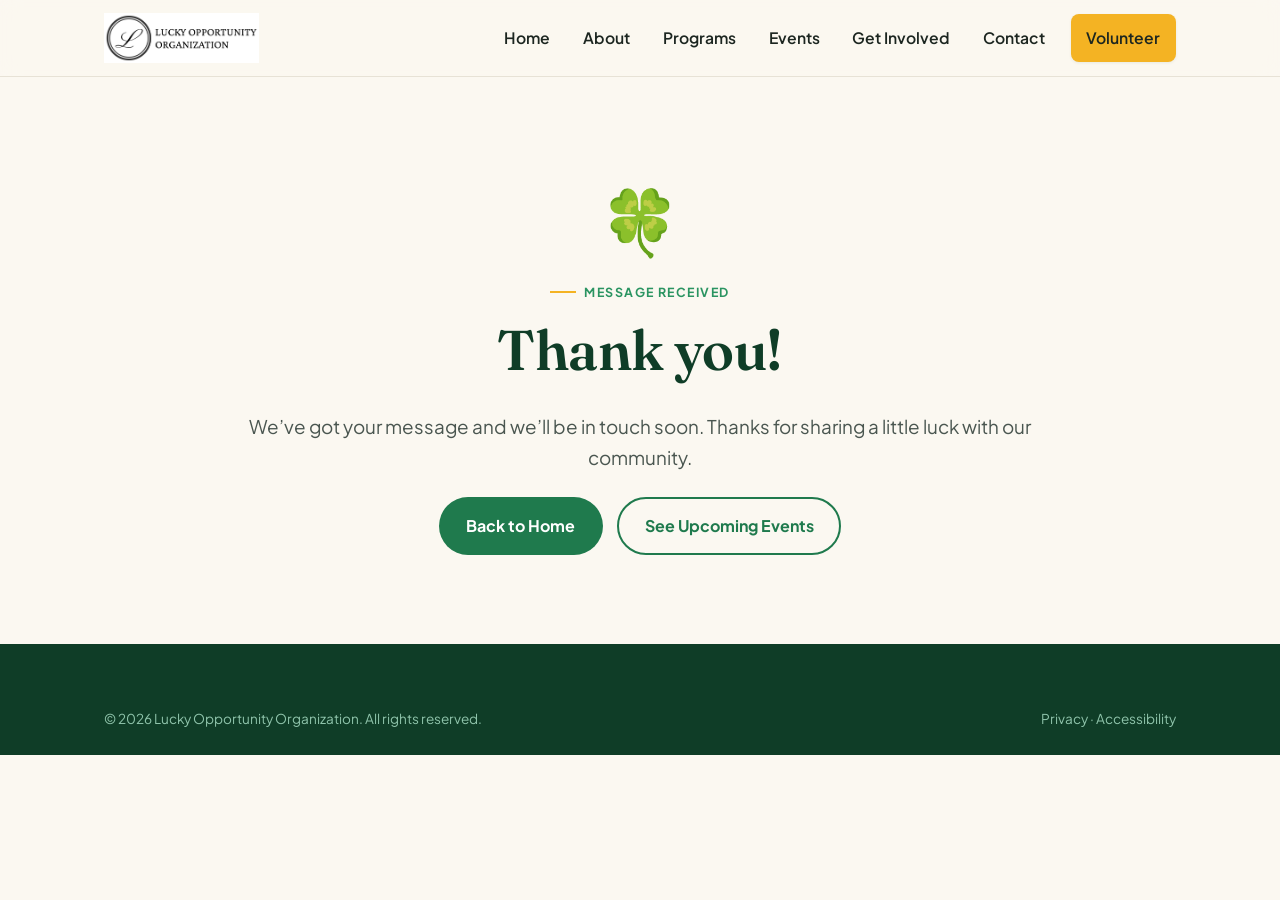
<file: thank-you.html>
<!DOCTYPE html>
<html lang="en">
<head>
  <meta charset="UTF-8" />
  <meta name="viewport" content="width=device-width, initial-scale=1.0" />
  <title>Thank You | Lucky Opportunity Organization</title>
  <meta name="description" content="Thank you for reaching out to Lucky Opportunity Organization. We'll be in touch soon." />
  <meta name="robots" content="noindex" />
  <meta name="theme-color" content="#0f3d27" />
  <link rel="icon" href="data:image/svg+xml,%3Csvg xmlns='http://www.w3.org/2000/svg' viewBox='0 0 100 100'%3E%3Crect width='100' height='100' rx='22' fill='%231f7a4d'/%3E%3Ctext x='50' y='70' font-size='66' text-anchor='middle' fill='%23fbd97a' font-family='Georgia,serif' font-style='italic'%3EL%3C/text%3E%3C/svg%3E" />
  <link rel="preconnect" href="https://fonts.googleapis.com" />
  <link rel="preconnect" href="https://fonts.gstatic.com" crossorigin />
  <link href="https://fonts.googleapis.com/css2?family=Pinyon+Script&family=Fraunces:opsz,wght@9..144,500;9..144,600&family=Plus+Jakarta+Sans:wght@400;500;600;700;800&display=swap" rel="stylesheet" />
  <link rel="stylesheet" href="css/styles.css" />
</head>
<body>
  <a class="skip-link" href="#main">Skip to content</a>

  <header class="site-header">
    <div class="wrap nav">
      <a class="brand" href="/" aria-label="Lucky Opportunity Organization home">
        <img class="brand-logo" src="assets/logo.png" alt="Lucky Opportunity Organization" width="695" height="224" />
      </a>
      <button class="nav-toggle" aria-label="Toggle menu" aria-expanded="false" aria-controls="nav-links"><span></span></button>
      <ul class="nav-links" id="nav-links">
        <li><a href="/">Home</a></li>
        <li><a href="about.html">About</a></li>
        <li><a href="programs.html">Programs</a></li>
        <li><a href="events.html">Events</a></li>
        <li><a href="get-involved.html">Get Involved</a></li>
        <li><a href="contact.html">Contact</a></li>
        <li class="nav-cta"><a class="btn btn--primary" href="get-involved.html">Volunteer</a></li>
      </ul>
    </div>
  </header>

  <main id="main">
    <section class="section section--cream" style="min-height:60vh;display:grid;place-items:center;">
      <div class="wrap center">
        <div style="font-size:4rem;">🍀</div>
        <span class="eyebrow">Message Received</span>
        <h1>Thank you!</h1>
        <p class="lead">We&rsquo;ve got your message and we&rsquo;ll be in touch soon. Thanks for sharing a little luck with our community.</p>
        <div class="btn-row center" style="margin-top:1.5rem;">
          <a class="btn btn--green" href="/">Back to Home</a>
          <a class="btn btn--outline" href="events.html">See Upcoming Events</a>
        </div>
      </div>
    </section>
  </main>

  <footer class="site-footer">
    <div class="wrap">
      <div class="footer-bottom" style="border:0;padding-top:0;">
        <span>&copy; <span data-year>2026</span> Lucky Opportunity Organization. All rights reserved.</span>
        <span><a href="privacy.html">Privacy</a> · <a href="accessibility.html">Accessibility</a></span>
      </div>
    </div>
  </footer>

  <script src="js/main.js"></script>
</body>
</html>
</file>
<file: css/styles.css>
/* ==========================================================================
   Lucky Opportunity Organization — Design System
   Palette: clover green + lucky gold on warm cream
   ========================================================================== */

:root {
  /* Brand colors */
  --green-900: #0f3d27;
  --green-700: #1f7a4d;
  --green-600: #2a9461;
  --green-500: #34a86f;
  --green-100: #e3f3ea;

  --gold-600: #d99a16;
  --gold-500: #f4b323;
  --gold-300: #fbd97a;
  --gold-100: #fdf3da;

  --cream: #fbf8f1;
  --paper: #ffffff;
  --ink: #1c2620;
  --ink-soft: #4a5650;
  --line: #e7e2d6;

  --shadow-sm: 0 1px 3px rgba(15, 61, 39, 0.08);
  --shadow-md: 0 8px 24px rgba(15, 61, 39, 0.10);
  --shadow-lg: 0 20px 50px rgba(15, 61, 39, 0.16);

  --radius: 14px;
  --radius-lg: 22px;
  --maxw: 1120px;
  --font: "Plus Jakarta Sans", system-ui, -apple-system, "Segoe UI", Roboto, sans-serif;
  --font-display: "Fraunces", Georgia, "Times New Roman", serif;
}

/* --------------------------------------------------------------------------
   Base / reset
   -------------------------------------------------------------------------- */
*, *::before, *::after { box-sizing: border-box; }

html { scroll-behavior: smooth; -webkit-text-size-adjust: 100%; }

body {
  margin: 0;
  font-family: var(--font);
  color: var(--ink);
  background: var(--cream);
  line-height: 1.65;
  font-size: 17px;
  -webkit-font-smoothing: antialiased;
}

img { max-width: 100%; display: block; }

a { color: var(--green-700); text-decoration: none; transition: color .15s ease; }
a:hover { color: var(--green-900); }

h1, h2, h3, h4 {
  font-family: var(--font-display);
  font-weight: 600;
  line-height: 1.15;
  color: var(--green-900);
  margin: 0 0 .5em;
  letter-spacing: -0.01em;
}
h1 { font-size: clamp(2.1rem, 5vw, 3.5rem); }
h2 { font-size: clamp(1.7rem, 3.6vw, 2.5rem); }
h3 { font-size: 1.25rem; }
p { margin: 0 0 1rem; }

:focus-visible {
  outline: 3px solid var(--gold-500);
  outline-offset: 2px;
  border-radius: 4px;
}

.skip-link {
  position: absolute;
  left: -999px;
  top: 0;
  background: var(--green-900);
  color: #fff;
  padding: .75rem 1.25rem;
  z-index: 200;
  border-radius: 0 0 8px 0;
}
.skip-link:focus { left: 0; color: #fff; }

/* --------------------------------------------------------------------------
   Layout helpers
   -------------------------------------------------------------------------- */
.wrap { width: 100%; max-width: var(--maxw); margin: 0 auto; padding: 0 1.5rem; }

.section { padding: clamp(3.5rem, 7vw, 6rem) 0; }
.section--tight { padding: clamp(2.5rem, 5vw, 4rem) 0; }
.section--green { background: var(--green-900); color: #eafff3; }
.section--green h2, .section--green h3 { color: #fff; }
.section--cream { background: var(--cream); }
.section--paper { background: var(--paper); }

.eyebrow {
  display: inline-flex;
  align-items: center;
  gap: .5rem;
  font-family: var(--font);
  font-weight: 700;
  font-size: .78rem;
  letter-spacing: .12em;
  text-transform: uppercase;
  color: var(--green-600);
  margin-bottom: 1rem;
}
.section--green .eyebrow { color: var(--gold-300); }
.eyebrow::before {
  content: "";
  width: 26px; height: 2px;
  background: var(--gold-500);
  display: inline-block;
}

.lead { font-size: 1.18rem; color: var(--ink-soft); max-width: 56ch; }
.center { text-align: center; }
.center .lead, .center .eyebrow { margin-left: auto; margin-right: auto; }
.center .eyebrow { display: inline-flex; }

/* --------------------------------------------------------------------------
   Buttons
   -------------------------------------------------------------------------- */
.btn {
  display: inline-flex;
  align-items: center;
  gap: .5rem;
  font-family: var(--font);
  font-weight: 700;
  font-size: 1rem;
  padding: .85rem 1.6rem;
  border-radius: 999px;
  border: 2px solid transparent;
  cursor: pointer;
  transition: transform .15s ease, box-shadow .15s ease, background .15s ease, color .15s ease;
  white-space: nowrap;
}
.btn:active { transform: translateY(1px); }
.btn--primary { background: var(--gold-500); color: var(--green-900); box-shadow: var(--shadow-sm); }
.btn--primary:hover { background: var(--gold-300); color: var(--green-900); box-shadow: var(--shadow-md); transform: translateY(-2px); }
.btn--green { background: var(--green-700); color: #fff; }
.btn--green:hover { background: var(--green-900); color: #fff; transform: translateY(-2px); }
.btn--ghost { background: transparent; border-color: rgba(255,255,255,.55); color: #fff; }
.btn--ghost:hover { background: rgba(255,255,255,.12); color: #fff; }
.btn--outline { background: transparent; border-color: var(--green-700); color: var(--green-700); }
.btn--outline:hover { background: var(--green-700); color: #fff; }
.btn-row { display: flex; flex-wrap: wrap; gap: .9rem; }
.center .btn-row { justify-content: center; }

/* --------------------------------------------------------------------------
   Header / nav
   -------------------------------------------------------------------------- */
.site-header {
  position: sticky;
  top: 0;
  z-index: 100;
  background: rgba(251, 248, 241, 0.88);
  backdrop-filter: saturate(140%) blur(10px);
  border-bottom: 1px solid var(--line);
}
.nav {
  display: flex;
  align-items: center;
  justify-content: space-between;
  gap: 1rem;
  height: 76px;
}
.brand { display: flex; align-items: center; gap: .7rem; font-weight: 800; }
.brand-badge {
  width: 46px; height: 46px;
  border-radius: 50%;
  background: #ffffff;
  color: var(--green-900);
  border: 2px solid var(--green-900);
  box-shadow: inset 0 0 0 2px #fff, inset 0 0 0 4px var(--green-900);
  display: grid; place-items: center;
  font-family: "Pinyon Script", "Snell Roundhand", "Apple Chancery", cursive;
  font-size: 1.85rem;
  line-height: 1;
  padding-bottom: 4px;
  flex: none;
}
.site-footer .brand-badge { background: #fff; color: var(--green-900); }

.hero-logo {
  display: block;
  width: 100%;
  max-width: 440px;
  height: auto;
  margin: 0 0 1.6rem;
}
.brand-name { line-height: 1.05; }
.brand-name b { display: block; font-family: var(--font-display); font-size: 1.05rem; color: var(--green-900); font-weight: 600; }
.brand-name span { font-size: .72rem; letter-spacing: .08em; text-transform: uppercase; color: var(--ink-soft); font-weight: 700; }

.nav-links { display: flex; align-items: center; gap: .35rem; list-style: none; margin: 0; padding: 0; }
.nav-links a {
  display: inline-block;
  padding: .55rem .85rem;
  border-radius: 8px;
  font-weight: 600;
  font-size: .98rem;
  color: var(--ink);
}
.nav-links a:hover { background: var(--green-100); color: var(--green-900); }
.nav-links a.active { color: var(--green-700); }
.nav-cta { margin-left: .4rem; }

.nav-toggle {
  display: none;
  background: none;
  border: 0;
  width: 44px; height: 44px;
  cursor: pointer;
  padding: 10px;
}
.nav-toggle span, .nav-toggle span::before, .nav-toggle span::after {
  content: "";
  display: block;
  height: 2px;
  background: var(--green-900);
  border-radius: 2px;
  transition: transform .25s ease, opacity .2s ease;
}
.nav-toggle span { position: relative; }
.nav-toggle span::before { position: absolute; top: -7px; left: 0; right: 0; }
.nav-toggle span::after { position: absolute; top: 7px; left: 0; right: 0; }
.nav-toggle[aria-expanded="true"] span { background: transparent; }
.nav-toggle[aria-expanded="true"] span::before { transform: translateY(7px) rotate(45deg); }
.nav-toggle[aria-expanded="true"] span::after { transform: translateY(-7px) rotate(-45deg); }

@media (max-width: 860px) {
  .nav-toggle { display: block; }
  .nav-links {
    position: absolute;
    top: 76px; left: 0; right: 0;
    flex-direction: column;
    align-items: stretch;
    gap: .25rem;
    background: var(--cream);
    border-bottom: 1px solid var(--line);
    padding: 1rem 1.5rem 1.5rem;
    box-shadow: var(--shadow-md);
    transform: translateY(-130%);
    transition: transform .28s ease;
    visibility: hidden;
  }
  .nav-links.open { transform: translateY(0); visibility: visible; }
  .nav-links a { padding: .8rem .75rem; font-size: 1.05rem; }
  .nav-cta { margin: .5rem 0 0; }
  .nav-cta .btn { width: 100%; justify-content: center; }
}

/* --------------------------------------------------------------------------
   Hero
   -------------------------------------------------------------------------- */
.hero {
  position: relative;
  background:
    radial-gradient(1200px 500px at 80% -10%, rgba(244,179,35,.18), transparent 60%),
    linear-gradient(160deg, #ffffff 0%, var(--cream) 55%, var(--green-100) 100%);
  overflow: hidden;
}
.hero-grid {
  display: grid;
  grid-template-columns: 1.05fr .95fr;
  gap: clamp(2rem, 5vw, 4rem);
  align-items: center;
  padding: clamp(3rem, 7vw, 5.5rem) 0 clamp(3.5rem, 7vw, 6rem);
}
.hero h1 { margin-bottom: 1rem; }
.hero .lead { margin-bottom: 1.8rem; }
.hero-badge {
  display: inline-flex; align-items: center; gap: .5rem;
  background: var(--paper);
  border: 1px solid var(--line);
  border-radius: 999px;
  padding: .4rem .9rem .4rem .5rem;
  font-size: .85rem; font-weight: 700; color: var(--green-700);
  box-shadow: var(--shadow-sm);
  margin-bottom: 1.5rem;
}
.hero-badge i {
  width: 22px; height: 22px; border-radius: 50%;
  background: var(--gold-100); color: var(--gold-600);
  display: grid; place-items: center; font-style: normal; font-size: .9rem;
}
.hero-art {
  position: relative;
  border-radius: var(--radius-lg);
  background: linear-gradient(150deg, var(--green-700), var(--green-900));
  color: #fff;
  padding: 2.2rem;
  box-shadow: var(--shadow-lg);
  min-height: 340px;
  display: flex; flex-direction: column; justify-content: space-between;
  overflow: hidden;
}
.hero-art::after {
  content: "";
  position: absolute; right: -60px; bottom: -60px;
  width: 220px; height: 220px; border-radius: 50%;
  background: radial-gradient(circle, rgba(244,179,35,.45), transparent 70%);
}
.hero-art .clover { font-size: 3rem; line-height: 1; }
.hero-art blockquote { font-family: var(--font-display); font-size: 1.4rem; line-height: 1.35; margin: 0; position: relative; z-index: 1; }
.hero-art cite { font-style: normal; font-size: .9rem; opacity: .85; font-family: var(--font); }

@media (max-width: 820px) {
  .hero-grid { grid-template-columns: 1fr; }
  .hero-art { min-height: 260px; }
}

/* --------------------------------------------------------------------------
   Stats strip
   -------------------------------------------------------------------------- */
.stats {
  display: grid;
  grid-template-columns: repeat(4, 1fr);
  gap: 1.5rem;
  text-align: center;
}
.stat b {
  display: block;
  font-family: var(--font-display);
  font-size: clamp(2rem, 4vw, 2.8rem);
  color: var(--gold-500);
  line-height: 1;
}
.section--green .stat span { color: #cdeede; font-size: .95rem; }
@media (max-width: 620px) { .stats { grid-template-columns: repeat(2, 1fr); gap: 2rem 1rem; } }

/* --------------------------------------------------------------------------
   Cards / grid
   -------------------------------------------------------------------------- */
.grid { display: grid; gap: 1.5rem; }
.grid-3 { grid-template-columns: repeat(3, 1fr); }
.grid-2 { grid-template-columns: repeat(2, 1fr); }
@media (max-width: 900px) { .grid-3 { grid-template-columns: 1fr 1fr; } }
@media (max-width: 640px) { .grid-3, .grid-2 { grid-template-columns: 1fr; } }

.card {
  background: var(--paper);
  border: 1px solid var(--line);
  border-radius: var(--radius);
  padding: 1.8rem;
  box-shadow: var(--shadow-sm);
  transition: transform .18s ease, box-shadow .18s ease, border-color .18s ease;
}
.card:hover { transform: translateY(-4px); box-shadow: var(--shadow-md); border-color: var(--green-100); }
.card .ico {
  width: 52px; height: 52px;
  border-radius: 14px;
  background: var(--green-100);
  color: var(--green-700);
  display: grid; place-items: center;
  font-size: 1.6rem;
  margin-bottom: 1rem;
}
.card h3 { margin-bottom: .4rem; }
.card p { color: var(--ink-soft); margin: 0; font-size: .98rem; }
.card ul { color: var(--ink-soft); margin: .6rem 0 0; padding-left: 1.1rem; font-size: .96rem; }
.card ul li { margin-bottom: .3rem; }

/* feature list (about) */
.feature {
  display: flex; gap: 1rem; align-items: flex-start;
}
.feature .ico {
  flex: none;
  width: 46px; height: 46px; border-radius: 12px;
  background: var(--gold-100); color: var(--gold-600);
  display: grid; place-items: center; font-size: 1.3rem;
}
.feature h3 { font-size: 1.1rem; margin-bottom: .25rem; }
.feature p { color: var(--ink-soft); margin: 0; font-size: .97rem; }

/* two-column media block */
.split {
  display: grid;
  grid-template-columns: 1fr 1fr;
  gap: clamp(2rem, 5vw, 4rem);
  align-items: center;
}
.split--reverse .split-media { order: 2; }
@media (max-width: 820px) {
  .split { grid-template-columns: 1fr; }
  .split--reverse .split-media { order: 0; }
}
.split-media {
  border-radius: var(--radius-lg);
  background: linear-gradient(150deg, var(--gold-100), var(--green-100));
  border: 1px solid var(--line);
  min-height: 320px;
  display: grid; place-items: center;
  padding: 2rem;
  text-align: center;
  color: var(--green-700);
}
.split-media .emoji { font-size: 4.5rem; }

/* --------------------------------------------------------------------------
   Steps / process
   -------------------------------------------------------------------------- */
.steps { counter-reset: step; display: grid; gap: 1.25rem; }
.step {
  display: flex; gap: 1.1rem; align-items: flex-start;
  background: var(--paper); border: 1px solid var(--line);
  border-radius: var(--radius); padding: 1.4rem 1.6rem;
}
.step::before {
  counter-increment: step;
  content: counter(step);
  flex: none;
  width: 40px; height: 40px; border-radius: 50%;
  background: var(--green-700); color: #fff;
  display: grid; place-items: center; font-weight: 800;
  font-family: var(--font-display);
}
.step h3 { margin-bottom: .2rem; font-size: 1.1rem; }
.step p { margin: 0; color: var(--ink-soft); font-size: .97rem; }

/* --------------------------------------------------------------------------
   CTA band
   -------------------------------------------------------------------------- */
.cta-band {
  background: linear-gradient(135deg, var(--green-700), var(--green-900));
  border-radius: var(--radius-lg);
  padding: clamp(2.5rem, 5vw, 3.5rem);
  color: #fff;
  text-align: center;
  box-shadow: var(--shadow-md);
  position: relative;
  overflow: hidden;
}
.cta-band::before {
  content: "🍀";
  position: absolute; font-size: 12rem; opacity: .08;
  top: -2rem; right: -1rem; transform: rotate(15deg);
}
.cta-band h2 { color: #fff; }
.cta-band p { color: #d8f3e4; max-width: 50ch; margin: 0 auto 1.6rem; }

/* --------------------------------------------------------------------------
   Contact / forms
   -------------------------------------------------------------------------- */
.contact-grid { display: grid; grid-template-columns: 1fr 1.1fr; gap: clamp(2rem, 5vw, 3.5rem); align-items: start; }
@media (max-width: 820px) { .contact-grid { grid-template-columns: 1fr; } }

.contact-card { background: var(--paper); border: 1px solid var(--line); border-radius: var(--radius); padding: 1.4rem 1.6rem; margin-bottom: 1rem; display: flex; gap: 1rem; align-items: center; box-shadow: var(--shadow-sm); }
.contact-card .ico { flex: none; width: 48px; height: 48px; border-radius: 12px; background: var(--green-100); color: var(--green-700); display: grid; place-items: center; font-size: 1.4rem; }
.contact-card b { display: block; color: var(--green-900); font-family: var(--font-display); }
.contact-card a, .contact-card span { color: var(--ink-soft); }

.form { background: var(--paper); border: 1px solid var(--line); border-radius: var(--radius); padding: 1.8rem; box-shadow: var(--shadow-sm); }
.field { margin-bottom: 1.1rem; }
.field label { display: block; font-weight: 700; font-size: .92rem; margin-bottom: .4rem; color: var(--green-900); }
.field input, .field textarea, .field select {
  width: 100%;
  font-family: var(--font);
  font-size: 1rem;
  padding: .8rem .95rem;
  border: 1.5px solid var(--line);
  border-radius: 10px;
  background: var(--cream);
  color: var(--ink);
  transition: border-color .15s ease, background .15s ease;
}
.field input:focus, .field textarea:focus, .field select:focus { border-color: var(--green-600); background: #fff; outline: none; }
.field textarea { resize: vertical; min-height: 130px; }
.form .btn { width: 100%; justify-content: center; }
.form-note { font-size: .85rem; color: var(--ink-soft); margin: .9rem 0 0; }
.hp { position: absolute; left: -9999px; }

/* --------------------------------------------------------------------------
   FAQ / accordion
   -------------------------------------------------------------------------- */
.faq { max-width: 760px; margin: 0 auto; }
.faq details {
  background: var(--paper); border: 1px solid var(--line);
  border-radius: var(--radius); padding: .25rem 1.4rem; margin-bottom: .9rem;
}
.faq summary {
  cursor: pointer; list-style: none; padding: 1.1rem 0;
  font-weight: 700; color: var(--green-900); font-size: 1.05rem;
  display: flex; justify-content: space-between; align-items: center; gap: 1rem;
}
.faq summary::-webkit-details-marker { display: none; }
.faq summary::after { content: "+"; font-size: 1.5rem; color: var(--green-600); transition: transform .2s ease; }
.faq details[open] summary::after { transform: rotate(45deg); }
.faq details p { color: var(--ink-soft); margin: 0 0 1.1rem; }

/* --------------------------------------------------------------------------
   Page hero (interior)
   -------------------------------------------------------------------------- */
.page-hero {
  background:
    radial-gradient(900px 400px at 85% -20%, rgba(244,179,35,.16), transparent 60%),
    linear-gradient(160deg, #fff, var(--green-100));
  padding: clamp(3rem, 6vw, 4.5rem) 0 clamp(2.5rem, 5vw, 3.5rem);
  border-bottom: 1px solid var(--line);
}
.page-hero .lead { margin-bottom: 0; }
.crumbs { font-size: .85rem; color: var(--ink-soft); margin-bottom: 1rem; }
.crumbs a { font-weight: 600; }

/* --------------------------------------------------------------------------
   Footer
   -------------------------------------------------------------------------- */
.site-footer { background: var(--green-900); color: #cdeede; padding: clamp(3rem, 6vw, 4rem) 0 1.5rem; }
.footer-grid { display: grid; grid-template-columns: 1.4fr 1fr 1fr 1.2fr; gap: 2rem; margin-bottom: 2.5rem; }
@media (max-width: 820px) { .footer-grid { grid-template-columns: 1fr 1fr; gap: 2rem 1.5rem; } }
@media (max-width: 480px) { .footer-grid { grid-template-columns: 1fr; } }
.site-footer h4 { color: #fff; font-family: var(--font); font-size: .8rem; letter-spacing: .1em; text-transform: uppercase; margin-bottom: 1rem; }
.site-footer .brand-name b { color: #fff; }
.site-footer .brand-name span { color: #8fc4ab; }
.site-footer ul { list-style: none; margin: 0; padding: 0; }
.site-footer ul li { margin-bottom: .55rem; }
.site-footer a { color: #cdeede; }
.site-footer a:hover { color: var(--gold-300); }
.footer-about p { color: #a9d6c2; font-size: .95rem; max-width: 34ch; }
.social { display: flex; gap: .6rem; margin-top: 1.1rem; }
.social a {
  width: 40px; height: 40px; border-radius: 10px;
  background: rgba(255,255,255,.08); display: grid; place-items: center;
  color: #fff; font-size: 1.1rem;
}
.social a:hover { background: var(--gold-500); color: var(--green-900); }
.footer-bottom {
  border-top: 1px solid rgba(255,255,255,.12);
  padding-top: 1.5rem;
  display: flex; flex-wrap: wrap; gap: .5rem 1.5rem; justify-content: space-between;
  font-size: .85rem; color: #8fc4ab;
}
.footer-bottom a { color: #8fc4ab; }
.footer-bottom a:hover { color: var(--gold-300); }

/* --------------------------------------------------------------------------
   Misc utilities
   -------------------------------------------------------------------------- */
.tag-row { display: flex; flex-wrap: wrap; gap: .5rem; margin-top: 1rem; }
.tag { background: var(--green-100); color: var(--green-700); border-radius: 999px; padding: .35rem .9rem; font-size: .85rem; font-weight: 700; }
.mt-0 { margin-top: 0; }
.mb-0 { margin-bottom: 0; }
.divider { height: 1px; background: var(--line); border: 0; margin: 0; }

@media (prefers-reduced-motion: reduce) {
  * { animation: none !important; transition: none !important; scroll-behavior: auto !important; }
}

/* --------------------------------------------------------------------------
   Featured / recent events
   -------------------------------------------------------------------------- */
.feature-event {
  display: grid;
  grid-template-columns: 1.15fr 1fr;
  gap: 2.5rem;
  align-items: center;
  background: var(--paper);
  border: 1px solid var(--line);
  border-radius: var(--radius-lg);
  box-shadow: var(--shadow-md);
  overflow: hidden;
}
.feature-event__media {
  position: relative;
  min-height: 320px;
  background: var(--green-100);
}
.feature-event__media img {
  width: 100%;
  height: 100%;
  object-fit: cover;
  display: block;
  position: relative;
  z-index: 1;
}
.feature-event__media .img-fallback {
  position: absolute;
  inset: 0;
  display: flex;
  align-items: center;
  justify-content: center;
  text-align: center;
  padding: 1.5rem;
  color: var(--green-700);
  font-family: var(--font-display);
  font-size: 1.05rem;
  background: repeating-linear-gradient(45deg, var(--green-100), var(--green-100) 12px, #d9ecdf 12px, #d9ecdf 24px);
}
.feature-event__body { padding: 2.25rem 2.5rem 2.25rem 0; }
.event-date {
  display: inline-flex; align-items: center; gap: .45rem;
  font-weight: 700; font-size: .85rem; letter-spacing: .02em;
  color: var(--gold-600);
  text-transform: uppercase;
}
@media (max-width: 760px) {
  .feature-event { grid-template-columns: 1fr; }
  .feature-event__media { min-height: 240px; }
  .feature-event__body { padding: 1.5rem 1.5rem 2rem; }
}

.feature-event--reverse { grid-template-columns: 1fr 1.15fr; }
.feature-event--reverse .feature-event__media { order: 2; }
.feature-event--reverse .feature-event__body { order: 1; padding: 2.25rem 0 2.25rem 2.5rem; }
@media (max-width: 760px) {
  .feature-event--reverse { grid-template-columns: 1fr; }
  .feature-event--reverse .feature-event__media { order: 0; }
  .feature-event--reverse .feature-event__body { order: 0; padding: 1.5rem 1.5rem 2rem; }
}
.event-gallery {
  display: grid;
  grid-template-columns: repeat(4, 1fr);
  gap: 1rem;
  margin-top: 1.5rem;
}
.event-gallery figure {
  margin: 0;
  border-radius: var(--radius);
  overflow: hidden;
  background: var(--green-100);
  aspect-ratio: 4 / 3;
  box-shadow: var(--shadow-sm);
  position: relative;
}
.event-gallery img { width: 100%; height: 100%; object-fit: cover; display: block; position: relative; z-index: 1; }
.event-gallery .img-fallback {
  position: absolute; inset: 0; display: flex; align-items: center; justify-content: center;
  text-align: center; padding: .5rem; font-size: .8rem; color: var(--green-700);
  background: repeating-linear-gradient(45deg, var(--green-100), var(--green-100) 10px, #d9ecdf 10px, #d9ecdf 20px);
}
@media (max-width: 680px) { .event-gallery { grid-template-columns: repeat(2, 1fr); } }

/* --------------------------------------------------------------------------
   Homepage event cards (link to events page)
   -------------------------------------------------------------------------- */
.event-link-card {
  display: flex;
  flex-direction: column;
  background: var(--paper);
  border: 1px solid var(--line);
  border-radius: var(--radius-lg);
  overflow: hidden;
  box-shadow: var(--shadow-sm);
  transition: transform .15s ease, box-shadow .15s ease;
  color: var(--ink);
}
.event-link-card:hover { transform: translateY(-4px); box-shadow: var(--shadow-md); color: var(--ink); }
.event-link-card__media { aspect-ratio: 3 / 2; background: var(--green-100); }
.event-link-card__media img { width: 100%; height: 100%; object-fit: cover; display: block; }
.event-link-card__body { padding: 1.25rem 1.4rem 1.5rem; }
.event-link-card__body h3 { margin: .35rem 0 .4rem; }
.event-link-card__body p { margin: 0; color: var(--ink-soft); }

/* Header logo image (replaces text badge) */
.brand-logo { height: 50px; width: auto; display: block; }
@media (max-width: 600px) { .brand-logo { height: 40px; } }
</file>
